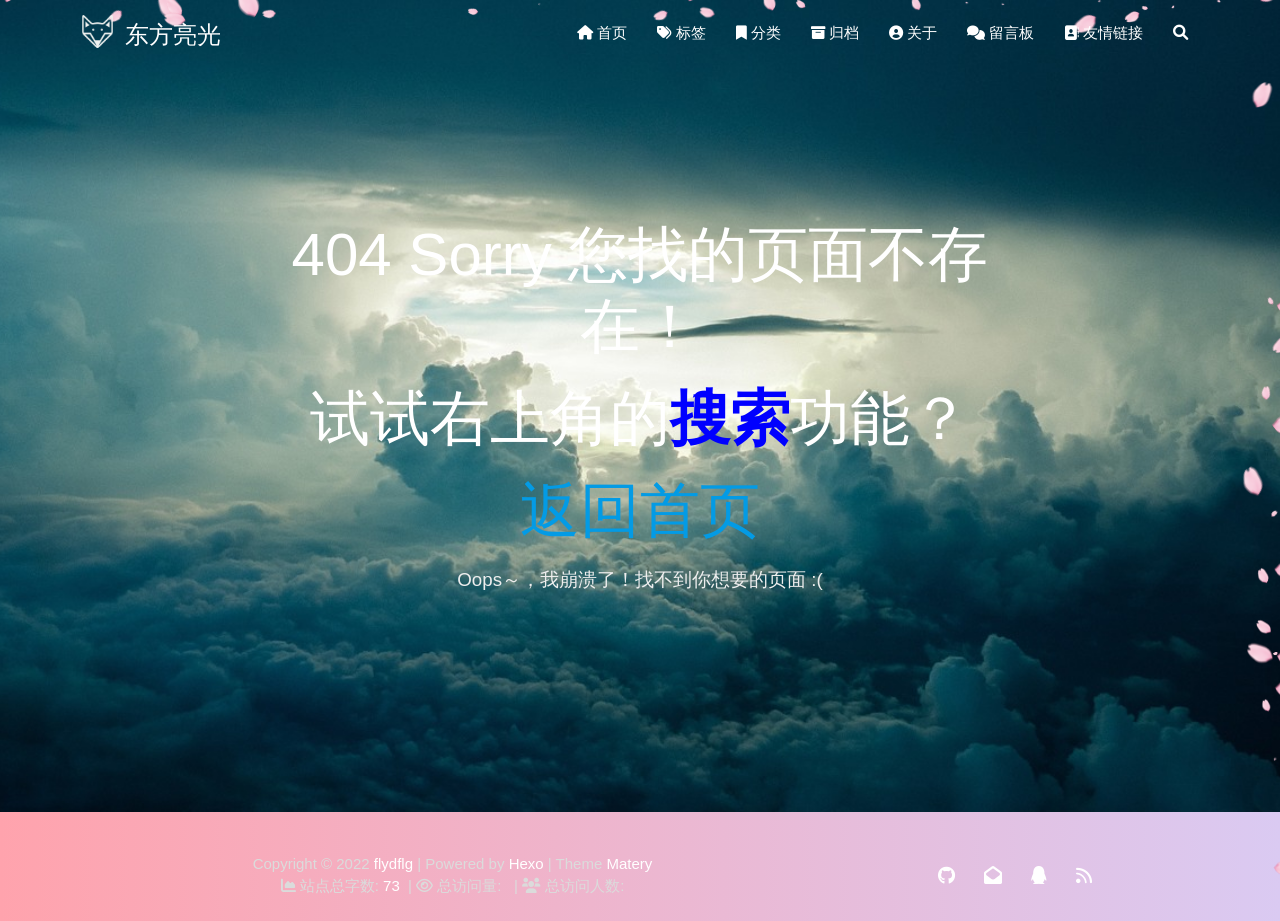
<file: 404/index.html>
<!DOCTYPE HTML>
<html lang="zh-CN">


<head>
    <meta charset="utf-8">
    <meta name="keywords" content="404, 东方亮光">
    <meta name="description" content="东方亮光的个人博客">
    <meta http-equiv="X-UA-Compatible" content="IE=edge">
    <meta name="viewport" content="width=device-width, initial-scale=1.0, user-scalable=no">
    <meta name="renderer" content="webkit|ie-stand|ie-comp">
    <meta name="mobile-web-app-capable" content="yes">
    <meta name="format-detection" content="telephone=no">
    <meta name="apple-mobile-web-app-capable" content="yes">
    <meta name="apple-mobile-web-app-status-bar-style" content="black-translucent">
    <meta name="referrer" content="no-referrer-when-downgrade">
    <!-- Global site tag (gtag.js) - Google Analytics -->


    

    <title>404 | 东方亮光</title>
    <link rel="icon" type="image/png" href="/favicon.png">

    <link rel="stylesheet" type="text/css" href="/libs/awesome/css/all.min.css">
    <link rel="stylesheet" type="text/css" href="/libs/materialize/materialize.min.css">
    <link rel="stylesheet" type="text/css" href="/libs/aos/aos.css">
    <link rel="stylesheet" type="text/css" href="/libs/animate/animate.min.css">
    <link rel="stylesheet" type="text/css" href="/libs/lightGallery/css/lightgallery.min.css">
    <link rel="stylesheet" type="text/css" href="/css/matery.css">
    <link rel="stylesheet" type="text/css" href="/css/my.css">

    <script src="/libs/jquery/jquery-3.6.0.min.js"></script>

<meta name="generator" content="Hexo 6.2.0">
<style>.github-emoji { position: relative; display: inline-block; width: 1.2em; min-height: 1.2em; overflow: hidden; vertical-align: top; color: transparent; }  .github-emoji > span { position: relative; z-index: 10; }  .github-emoji img, .github-emoji .fancybox { margin: 0 !important; padding: 0 !important; border: none !important; outline: none !important; text-decoration: none !important; user-select: none !important; cursor: auto !important; }  .github-emoji img { height: 1.2em !important; width: 1.2em !important; position: absolute !important; left: 50% !important; top: 50% !important; transform: translate(-50%, -50%) !important; user-select: none !important; cursor: auto !important; } .github-emoji-fallback { color: inherit; } .github-emoji-fallback img { opacity: 0 !important; }</style>
<link rel="alternate" href="/atom.xml" title="东方亮光" type="application/atom+xml">
</head>


<body>
    <header class="navbar-fixed">
    <nav id="headNav" class="bg-color nav-transparent">
        <div id="navContainer" class="nav-wrapper container">
            <div class="brand-logo">
                <a href="/" class="waves-effect waves-light">
                    
                    <img src="/medias/logo.png" class="logo-img" alt="LOGO">
                    
                    <span class="logo-span">东方亮光</span>
                </a>
            </div>
            

<a href="#" data-target="mobile-nav" class="sidenav-trigger button-collapse"><i class="fas fa-bars"></i></a>
<ul class="right nav-menu">
  
  <li class="hide-on-med-and-down nav-item">
    
    <a href="/" class="waves-effect waves-light">
      
      <i class="fas fa-home" style="zoom: 0.6;"></i>
      
      <span>首页</span>
    </a>
    
  </li>
  
  <li class="hide-on-med-and-down nav-item">
    
    <a href="/tags" class="waves-effect waves-light">
      
      <i class="fas fa-tags" style="zoom: 0.6;"></i>
      
      <span>标签</span>
    </a>
    
  </li>
  
  <li class="hide-on-med-and-down nav-item">
    
    <a href="/categories" class="waves-effect waves-light">
      
      <i class="fas fa-bookmark" style="zoom: 0.6;"></i>
      
      <span>分类</span>
    </a>
    
  </li>
  
  <li class="hide-on-med-and-down nav-item">
    
    <a href="/archives" class="waves-effect waves-light">
      
      <i class="fas fa-archive" style="zoom: 0.6;"></i>
      
      <span>归档</span>
    </a>
    
  </li>
  
  <li class="hide-on-med-and-down nav-item">
    
    <a href="/about" class="waves-effect waves-light">
      
      <i class="fas fa-user-circle" style="zoom: 0.6;"></i>
      
      <span>关于</span>
    </a>
    
  </li>
  
  <li class="hide-on-med-and-down nav-item">
    
    <a href="/contact" class="waves-effect waves-light">
      
      <i class="fas fa-comments" style="zoom: 0.6;"></i>
      
      <span>留言板</span>
    </a>
    
  </li>
  
  <li class="hide-on-med-and-down nav-item">
    
    <a href="/friends" class="waves-effect waves-light">
      
      <i class="fas fa-address-book" style="zoom: 0.6;"></i>
      
      <span>友情链接</span>
    </a>
    
  </li>
  
  <li>
    <a href="#searchModal" class="modal-trigger waves-effect waves-light">
      <i id="searchIcon" class="fas fa-search" title="搜索" style="zoom: 0.85;"></i>
    </a>
  </li>
</ul>


<div id="mobile-nav" class="side-nav sidenav">

    <div class="mobile-head bg-color">
        
        <img src="/medias/logo.png" class="logo-img circle responsive-img">
        
        <div class="logo-name">东方亮光</div>
        <div class="logo-desc">
            
            东方亮光的个人博客
            
        </div>
    </div>

    <ul class="menu-list mobile-menu-list">
        
        <li class="m-nav-item">
	  
		<a href="/" class="waves-effect waves-light">
			
			    <i class="fa-fw fas fa-home"></i>
			
			首页
		</a>
          
        </li>
        
        <li class="m-nav-item">
	  
		<a href="/tags" class="waves-effect waves-light">
			
			    <i class="fa-fw fas fa-tags"></i>
			
			标签
		</a>
          
        </li>
        
        <li class="m-nav-item">
	  
		<a href="/categories" class="waves-effect waves-light">
			
			    <i class="fa-fw fas fa-bookmark"></i>
			
			分类
		</a>
          
        </li>
        
        <li class="m-nav-item">
	  
		<a href="/archives" class="waves-effect waves-light">
			
			    <i class="fa-fw fas fa-archive"></i>
			
			归档
		</a>
          
        </li>
        
        <li class="m-nav-item">
	  
		<a href="/about" class="waves-effect waves-light">
			
			    <i class="fa-fw fas fa-user-circle"></i>
			
			关于
		</a>
          
        </li>
        
        <li class="m-nav-item">
	  
		<a href="/contact" class="waves-effect waves-light">
			
			    <i class="fa-fw fas fa-comments"></i>
			
			留言板
		</a>
          
        </li>
        
        <li class="m-nav-item">
	  
		<a href="/friends" class="waves-effect waves-light">
			
			    <i class="fa-fw fas fa-address-book"></i>
			
			友情链接
		</a>
          
        </li>
        
        
        <li><div class="divider"></div></li>
        <li>
            <a href="https://github.com/blinkfox/hexo-theme-matery" class="waves-effect waves-light" target="_blank">
                <i class="fab fa-github-square fa-fw"></i>Fork Me
            </a>
        </li>
        
    </ul>
</div>


        </div>

        
            <style>
    .nav-transparent .github-corner {
        display: none !important;
    }

    .github-corner {
        position: absolute;
        z-index: 10;
        top: 0;
        right: 0;
        border: 0;
        transform: scale(1.1);
    }

    .github-corner svg {
        color: #0f9d58;
        fill: #fff;
        height: 64px;
        width: 64px;
    }

    .github-corner:hover .octo-arm {
        animation: a 0.56s ease-in-out;
    }

    .github-corner .octo-arm {
        animation: none;
    }

    @keyframes a {
        0%,
        to {
            transform: rotate(0);
        }
        20%,
        60% {
            transform: rotate(-25deg);
        }
        40%,
        80% {
            transform: rotate(10deg);
        }
    }
</style>

<a href="https://github.com/blinkfox/hexo-theme-matery" class="github-corner tooltipped hide-on-med-and-down" target="_blank"
   data-tooltip="Fork Me" data-position="left" data-delay="50">
    <svg viewBox="0 0 250 250" aria-hidden="true">
        <path d="M0,0 L115,115 L130,115 L142,142 L250,250 L250,0 Z"></path>
        <path d="M128.3,109.0 C113.8,99.7 119.0,89.6 119.0,89.6 C122.0,82.7 120.5,78.6 120.5,78.6 C119.2,72.0 123.4,76.3 123.4,76.3 C127.3,80.9 125.5,87.3 125.5,87.3 C122.9,97.6 130.6,101.9 134.4,103.2"
              fill="currentColor" style="transform-origin: 130px 106px;" class="octo-arm"></path>
        <path d="M115.0,115.0 C114.9,115.1 118.7,116.5 119.8,115.4 L133.7,101.6 C136.9,99.2 139.9,98.4 142.2,98.6 C133.8,88.0 127.5,74.4 143.8,58.0 C148.5,53.4 154.0,51.2 159.7,51.0 C160.3,49.4 163.2,43.6 171.4,40.1 C171.4,40.1 176.1,42.5 178.8,56.2 C183.1,58.6 187.2,61.8 190.9,65.4 C194.5,69.0 197.7,73.2 200.1,77.6 C213.8,80.2 216.3,84.9 216.3,84.9 C212.7,93.1 206.9,96.0 205.4,96.6 C205.1,102.4 203.0,107.8 198.3,112.5 C181.9,128.9 168.3,122.5 157.7,114.1 C157.9,116.9 156.7,120.9 152.7,124.9 L141.0,136.5 C139.8,137.7 141.6,141.9 141.8,141.8 Z"
              fill="currentColor" class="octo-body"></path>
    </svg>
</a>
        
    </nav>

</header>

    <style type="text/css">
    /* don't remove. */
    .about-cover {
        height: 90.2vh;
    }
</style>
<div class="bg-cover pd-header about-cover">
    <div class="container">
        <div class="row">
            <div class="col s10 offset-s1 m8 offset-m2 l8 offset-l2">
                <div class="brand">
                    <div class="title center-align">
                        404 Sorry 您找的页面不存在！
                    </div>
                    <div class="title center-align">
                        试试右上角的<span style="color:blue;font-weight:bold">搜索</span>功能？
                    </div>
                    <div class="title center-align">
                        <a href="/" target="_blank">返回首页</a>
                    </div>
                    <div class="description center-align">
                        Oops～，我崩溃了！找不到你想要的页面 :(
                    </div>
                </div>
            </div>
        </div>
    </div>
</div>


    <script>
        // 每天切换 banner 图.  Switch banner image every day.
        var bannerUrl = "/medias/banner/" + new Date().getDay() + '.jpg';
        $('.bg-cover').css('background-image', 'url(' + bannerUrl + ')');
    </script>



    <footer class="page-footer bg-color">
    
        <link rel="stylesheet" href="/libs/aplayer/APlayer.min.css">
<style>
    .aplayer .aplayer-lrc p {
        
        display: none;
        
        font-size: 12px;
        font-weight: 700;
        line-height: 16px !important;
    }

    .aplayer .aplayer-lrc p.aplayer-lrc-current {
        
        display: none;
        
        font-size: 15px;
        color: #42b983;
    }

    
    .aplayer.aplayer-fixed.aplayer-narrow .aplayer-body {
        left: -66px !important;
    }

    .aplayer.aplayer-fixed.aplayer-narrow .aplayer-body:hover {
        left: 0px !important;
    }

    
</style>
<div class="">
    
    <div class="row">
        <meting-js class="col l8 offset-l2 m10 offset-m1 s12"
                   server="netease"
                   type="playlist"
                   id="3199592091"
                   fixed='true'
                   autoplay='true'
                   theme='#42b983'
                   loop='all'
                   order='random'
                   preload='auto'
                   volume='0.7'
                   list-folded='true'
        >
        </meting-js>
    </div>
</div>

<script src="/libs/aplayer/APlayer.min.js"></script>
<script src="/libs/aplayer/Meting.min.js"></script>

    

    <div class="container row center-align"
         style="margin-bottom: 0px !important;">
        <div class="col s12 m8 l8 copy-right">
            Copyright&nbsp;&copy;
            
                <span id="year">2022</span>
            
            <a href="/about" target="_blank">flydflg</a>
            |&nbsp;Powered by&nbsp;<a href="https://hexo.io/" target="_blank">Hexo</a>
            |&nbsp;Theme&nbsp;<a href="https://github.com/blinkfox/hexo-theme-matery" target="_blank">Matery</a>
            <br>
            
                &nbsp;<i class="fas fa-chart-area"></i>&nbsp;站点总字数:&nbsp;<span
                        class="white-color">73</span>
            
            
            
                
            
            
                <span id="busuanzi_container_site_pv">
                &nbsp;|&nbsp;<i class="far fa-eye"></i>&nbsp;总访问量:&nbsp;
                    <span id="busuanzi_value_site_pv" class="white-color"></span>
            </span>
            
            
                <span id="busuanzi_container_site_uv">
                &nbsp;|&nbsp;<i class="fas fa-users"></i>&nbsp;总访问人数:&nbsp;
                    <span id="busuanzi_value_site_uv" class="white-color"></span>
            </span>
            
            <br>

            <!-- 运行天数提醒. -->
            
            <br>
            
        </div>
        <div class="col s12 m4 l4 social-link social-statis">
    <a href="https://github.com/blinkfox" class="tooltipped" target="_blank" data-tooltip="访问我的GitHub" data-position="top" data-delay="50">
        <i class="fab fa-github"></i>
    </a>



    <a href="mailto:1181062873@qq.com" class="tooltipped" target="_blank" data-tooltip="邮件联系我" data-position="top" data-delay="50">
        <i class="fas fa-envelope-open"></i>
    </a>







    <a href="tencent://AddContact/?fromId=50&fromSubId=1&subcmd=all&uin=1181062873" class="tooltipped" target="_blank" data-tooltip="QQ联系我: 1181062873" data-position="top" data-delay="50">
        <i class="fab fa-qq"></i>
    </a>







    <a href="/atom.xml" class="tooltipped" target="_blank" data-tooltip="RSS 订阅" data-position="top" data-delay="50">
        <i class="fas fa-rss"></i>
    </a>

</div>
    </div>
</footer>

<div class="progress-bar"></div>


    <!-- 搜索遮罩框 -->
<div id="searchModal" class="modal">
    <div class="modal-content">
        <div class="search-header">
            <span class="title"><i class="fas fa-search"></i>&nbsp;&nbsp;搜索</span>
            <input type="search" id="searchInput" name="s" placeholder="请输入搜索的关键字"
                   class="search-input">
        </div>
        <div id="searchResult"></div>
    </div>
</div>

<script type="text/javascript">
$(function () {
    var searchFunc = function (path, search_id, content_id) {
        'use strict';
        $.ajax({
            url: path,
            dataType: "xml",
            success: function (xmlResponse) {
                // get the contents from search data
                var datas = $("entry", xmlResponse).map(function () {
                    return {
                        title: $("title", this).text(),
                        content: $("content", this).text(),
                        url: $("url", this).text()
                    };
                }).get();
                var $input = document.getElementById(search_id);
                var $resultContent = document.getElementById(content_id);
                $input.addEventListener('input', function () {
                    var str = '<ul class=\"search-result-list\">';
                    var keywords = this.value.trim().toLowerCase().split(/[\s\-]+/);
                    $resultContent.innerHTML = "";
                    if (this.value.trim().length <= 0) {
                        return;
                    }
                    // perform local searching
                    datas.forEach(function (data) {
                        var isMatch = true;
                        var data_title = data.title.trim().toLowerCase();
                        var data_content = data.content.trim().replace(/<[^>]+>/g, "").toLowerCase();
                        var data_url = data.url;
                        data_url = data_url.indexOf('/') === 0 ? data.url : '/' + data_url;
                        var index_title = -1;
                        var index_content = -1;
                        var first_occur = -1;
                        // only match artiles with not empty titles and contents
                        if (data_title !== '' && data_content !== '') {
                            keywords.forEach(function (keyword, i) {
                                index_title = data_title.indexOf(keyword);
                                index_content = data_content.indexOf(keyword);
                                if (index_title < 0 && index_content < 0) {
                                    isMatch = false;
                                } else {
                                    if (index_content < 0) {
                                        index_content = 0;
                                    }
                                    if (i === 0) {
                                        first_occur = index_content;
                                    }
                                }
                            });
                        }
                        // show search results
                        if (isMatch) {
                            str += "<li><a href='" + data_url + "' class='search-result-title'>" + data_title + "</a>";
                            var content = data.content.trim().replace(/<[^>]+>/g, "");
                            if (first_occur >= 0) {
                                // cut out 100 characters
                                var start = first_occur - 20;
                                var end = first_occur + 80;
                                if (start < 0) {
                                    start = 0;
                                }
                                if (start === 0) {
                                    end = 100;
                                }
                                if (end > content.length) {
                                    end = content.length;
                                }
                                var match_content = content.substr(start, end);
                                // highlight all keywords
                                keywords.forEach(function (keyword) {
                                    var regS = new RegExp(keyword, "gi");
                                    match_content = match_content.replace(regS, "<em class=\"search-keyword\">" + keyword + "</em>");
                                });

                                str += "<p class=\"search-result\">" + match_content + "...</p>"
                            }
                            str += "</li>";
                        }
                    });
                    str += "</ul>";
                    $resultContent.innerHTML = str;
                });
            }
        });
    };

    searchFunc('/search.xml', 'searchInput', 'searchResult');
});
</script>

    <!-- 回到顶部按钮 -->
<div id="backTop" class="top-scroll">
    <a class="btn-floating btn-large waves-effect waves-light" href="#!">
        <i class="fas fa-arrow-up"></i>
    </a>
</div>


    <script src="/libs/materialize/materialize.min.js"></script>
    <script src="/libs/masonry/masonry.pkgd.min.js"></script>
    <script src="/libs/aos/aos.js"></script>
    <script src="/libs/scrollprogress/scrollProgress.min.js"></script>
    <script src="/libs/lightGallery/js/lightgallery-all.min.js"></script>
    <script src="/js/matery.js"></script>

    

    
        
        <script type="text/javascript">
            // 只在桌面版网页启用特效
            var windowWidth = $(window).width();
            if (windowWidth > 768) {
                document.write('<script type="text/javascript" src="/libs/others/sakura.js"><\/script>');
            }
        </script>
    

    <!-- 雪花特效 -->
    

    <!-- 鼠标星星特效 -->
    

     
        <script src="https://ssl.captcha.qq.com/TCaptcha.js"></script>
        <script src="/libs/others/TencentCaptcha.js"></script>
        <button id="TencentCaptcha" data-appid="xxxxxxxxxx" data-cbfn="callback" type="button" hidden></button>
    

    <!-- Baidu Analytics -->

    <!-- Baidu Push -->

<script>
    (function () {
        var bp = document.createElement('script');
        var curProtocol = window.location.protocol.split(':')[0];
        if (curProtocol === 'https') {
            bp.src = 'https://zz.bdstatic.com/linksubmit/push.js';
        } else {
            bp.src = 'http://push.zhanzhang.baidu.com/push.js';
        }
        var s = document.getElementsByTagName("script")[0];
        s.parentNode.insertBefore(bp, s);
    })();
</script>

    
    <script src="/libs/others/clicklove.js" async="async"></script>
    
    
    <script async src="/libs/others/busuanzi.pure.mini.js"></script>
    

    

    

    <!--腾讯兔小巢-->
    
    

    

    
    <script type="text/javascript" src="/libs/background/ribbon-dynamic.js" async="async"></script>
    

    
    <script src="/libs/instantpage/instantpage.js" type="module"></script>
    

</body>

</html>
</file>
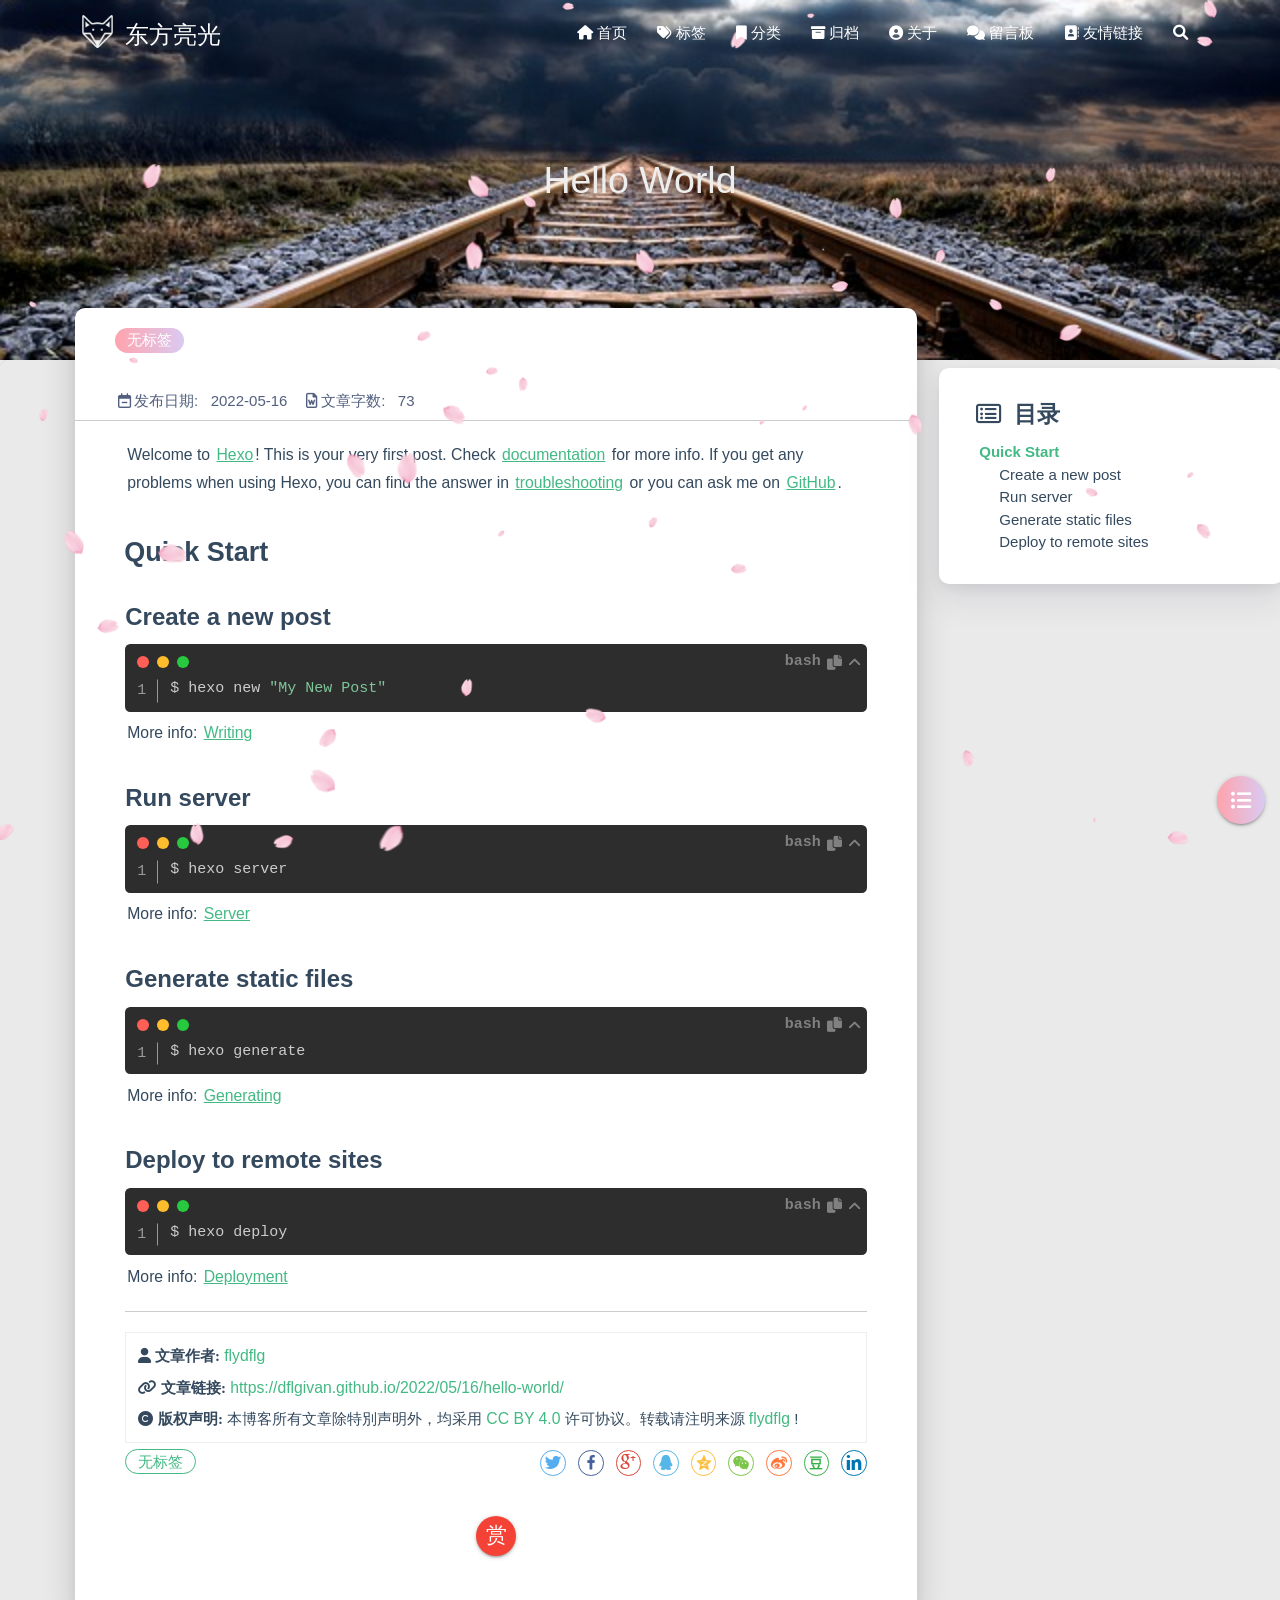
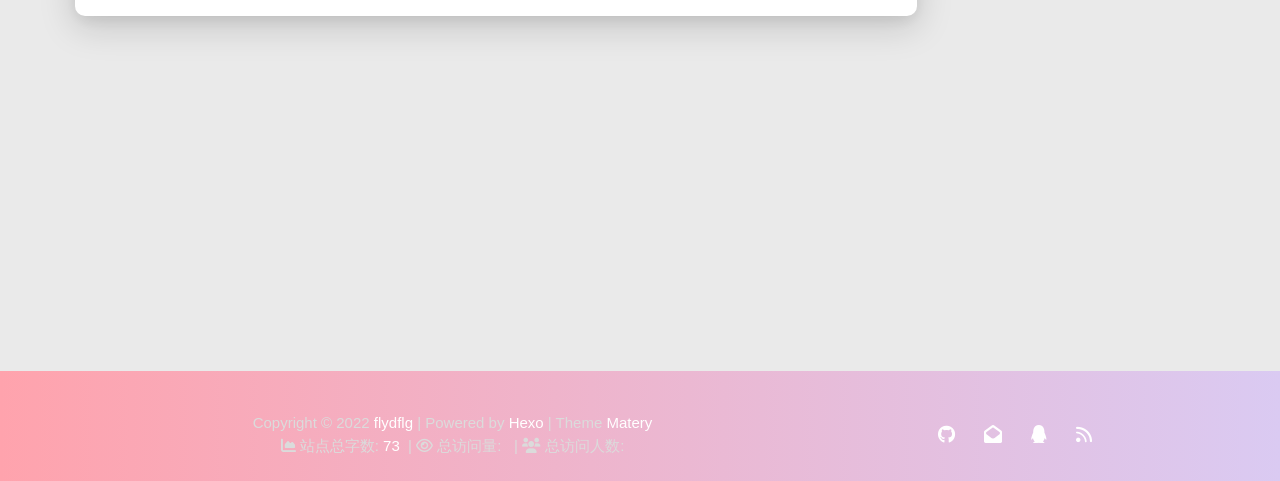
<file: 2022/05/16/hello-world/index.html>
<!DOCTYPE HTML>
<html lang="zh-CN">


<head>
    <meta charset="utf-8">
    <meta name="keywords" content="Hello World, 东方亮光">
    <meta name="description" content="Welcome to Hexo! This is your very first post. Check documentation for more info. If you get any problems when using Hex">
    <meta http-equiv="X-UA-Compatible" content="IE=edge">
    <meta name="viewport" content="width=device-width, initial-scale=1.0, user-scalable=no">
    <meta name="renderer" content="webkit|ie-stand|ie-comp">
    <meta name="mobile-web-app-capable" content="yes">
    <meta name="format-detection" content="telephone=no">
    <meta name="apple-mobile-web-app-capable" content="yes">
    <meta name="apple-mobile-web-app-status-bar-style" content="black-translucent">
    <meta name="referrer" content="no-referrer-when-downgrade">
    <!-- Global site tag (gtag.js) - Google Analytics -->


    

    <title>Hello World | 东方亮光</title>
    <link rel="icon" type="image/png" href="/favicon.png">

    <link rel="stylesheet" type="text/css" href="/libs/awesome/css/all.min.css">
    <link rel="stylesheet" type="text/css" href="/libs/materialize/materialize.min.css">
    <link rel="stylesheet" type="text/css" href="/libs/aos/aos.css">
    <link rel="stylesheet" type="text/css" href="/libs/animate/animate.min.css">
    <link rel="stylesheet" type="text/css" href="/libs/lightGallery/css/lightgallery.min.css">
    <link rel="stylesheet" type="text/css" href="/css/matery.css">
    <link rel="stylesheet" type="text/css" href="/css/my.css">

    <script src="/libs/jquery/jquery-3.6.0.min.js"></script>

<meta name="generator" content="Hexo 6.2.0">
<style>.github-emoji { position: relative; display: inline-block; width: 1.2em; min-height: 1.2em; overflow: hidden; vertical-align: top; color: transparent; }  .github-emoji > span { position: relative; z-index: 10; }  .github-emoji img, .github-emoji .fancybox { margin: 0 !important; padding: 0 !important; border: none !important; outline: none !important; text-decoration: none !important; user-select: none !important; cursor: auto !important; }  .github-emoji img { height: 1.2em !important; width: 1.2em !important; position: absolute !important; left: 50% !important; top: 50% !important; transform: translate(-50%, -50%) !important; user-select: none !important; cursor: auto !important; } .github-emoji-fallback { color: inherit; } .github-emoji-fallback img { opacity: 0 !important; }</style>
<link rel="alternate" href="/atom.xml" title="东方亮光" type="application/atom+xml">
</head>


<body>
    <header class="navbar-fixed">
    <nav id="headNav" class="bg-color nav-transparent">
        <div id="navContainer" class="nav-wrapper container">
            <div class="brand-logo">
                <a href="/" class="waves-effect waves-light">
                    
                    <img src="/medias/logo.png" class="logo-img" alt="LOGO">
                    
                    <span class="logo-span">东方亮光</span>
                </a>
            </div>
            

<a href="#" data-target="mobile-nav" class="sidenav-trigger button-collapse"><i class="fas fa-bars"></i></a>
<ul class="right nav-menu">
  
  <li class="hide-on-med-and-down nav-item">
    
    <a href="/" class="waves-effect waves-light">
      
      <i class="fas fa-home" style="zoom: 0.6;"></i>
      
      <span>首页</span>
    </a>
    
  </li>
  
  <li class="hide-on-med-and-down nav-item">
    
    <a href="/tags" class="waves-effect waves-light">
      
      <i class="fas fa-tags" style="zoom: 0.6;"></i>
      
      <span>标签</span>
    </a>
    
  </li>
  
  <li class="hide-on-med-and-down nav-item">
    
    <a href="/categories" class="waves-effect waves-light">
      
      <i class="fas fa-bookmark" style="zoom: 0.6;"></i>
      
      <span>分类</span>
    </a>
    
  </li>
  
  <li class="hide-on-med-and-down nav-item">
    
    <a href="/archives" class="waves-effect waves-light">
      
      <i class="fas fa-archive" style="zoom: 0.6;"></i>
      
      <span>归档</span>
    </a>
    
  </li>
  
  <li class="hide-on-med-and-down nav-item">
    
    <a href="/about" class="waves-effect waves-light">
      
      <i class="fas fa-user-circle" style="zoom: 0.6;"></i>
      
      <span>关于</span>
    </a>
    
  </li>
  
  <li class="hide-on-med-and-down nav-item">
    
    <a href="/contact" class="waves-effect waves-light">
      
      <i class="fas fa-comments" style="zoom: 0.6;"></i>
      
      <span>留言板</span>
    </a>
    
  </li>
  
  <li class="hide-on-med-and-down nav-item">
    
    <a href="/friends" class="waves-effect waves-light">
      
      <i class="fas fa-address-book" style="zoom: 0.6;"></i>
      
      <span>友情链接</span>
    </a>
    
  </li>
  
  <li>
    <a href="#searchModal" class="modal-trigger waves-effect waves-light">
      <i id="searchIcon" class="fas fa-search" title="搜索" style="zoom: 0.85;"></i>
    </a>
  </li>
</ul>


<div id="mobile-nav" class="side-nav sidenav">

    <div class="mobile-head bg-color">
        
        <img src="/medias/logo.png" class="logo-img circle responsive-img">
        
        <div class="logo-name">东方亮光</div>
        <div class="logo-desc">
            
            东方亮光的个人博客
            
        </div>
    </div>

    <ul class="menu-list mobile-menu-list">
        
        <li class="m-nav-item">
	  
		<a href="/" class="waves-effect waves-light">
			
			    <i class="fa-fw fas fa-home"></i>
			
			首页
		</a>
          
        </li>
        
        <li class="m-nav-item">
	  
		<a href="/tags" class="waves-effect waves-light">
			
			    <i class="fa-fw fas fa-tags"></i>
			
			标签
		</a>
          
        </li>
        
        <li class="m-nav-item">
	  
		<a href="/categories" class="waves-effect waves-light">
			
			    <i class="fa-fw fas fa-bookmark"></i>
			
			分类
		</a>
          
        </li>
        
        <li class="m-nav-item">
	  
		<a href="/archives" class="waves-effect waves-light">
			
			    <i class="fa-fw fas fa-archive"></i>
			
			归档
		</a>
          
        </li>
        
        <li class="m-nav-item">
	  
		<a href="/about" class="waves-effect waves-light">
			
			    <i class="fa-fw fas fa-user-circle"></i>
			
			关于
		</a>
          
        </li>
        
        <li class="m-nav-item">
	  
		<a href="/contact" class="waves-effect waves-light">
			
			    <i class="fa-fw fas fa-comments"></i>
			
			留言板
		</a>
          
        </li>
        
        <li class="m-nav-item">
	  
		<a href="/friends" class="waves-effect waves-light">
			
			    <i class="fa-fw fas fa-address-book"></i>
			
			友情链接
		</a>
          
        </li>
        
        
        <li><div class="divider"></div></li>
        <li>
            <a href="https://github.com/blinkfox/hexo-theme-matery" class="waves-effect waves-light" target="_blank">
                <i class="fab fa-github-square fa-fw"></i>Fork Me
            </a>
        </li>
        
    </ul>
</div>


        </div>

        
            <style>
    .nav-transparent .github-corner {
        display: none !important;
    }

    .github-corner {
        position: absolute;
        z-index: 10;
        top: 0;
        right: 0;
        border: 0;
        transform: scale(1.1);
    }

    .github-corner svg {
        color: #0f9d58;
        fill: #fff;
        height: 64px;
        width: 64px;
    }

    .github-corner:hover .octo-arm {
        animation: a 0.56s ease-in-out;
    }

    .github-corner .octo-arm {
        animation: none;
    }

    @keyframes a {
        0%,
        to {
            transform: rotate(0);
        }
        20%,
        60% {
            transform: rotate(-25deg);
        }
        40%,
        80% {
            transform: rotate(10deg);
        }
    }
</style>

<a href="https://github.com/blinkfox/hexo-theme-matery" class="github-corner tooltipped hide-on-med-and-down" target="_blank"
   data-tooltip="Fork Me" data-position="left" data-delay="50">
    <svg viewBox="0 0 250 250" aria-hidden="true">
        <path d="M0,0 L115,115 L130,115 L142,142 L250,250 L250,0 Z"></path>
        <path d="M128.3,109.0 C113.8,99.7 119.0,89.6 119.0,89.6 C122.0,82.7 120.5,78.6 120.5,78.6 C119.2,72.0 123.4,76.3 123.4,76.3 C127.3,80.9 125.5,87.3 125.5,87.3 C122.9,97.6 130.6,101.9 134.4,103.2"
              fill="currentColor" style="transform-origin: 130px 106px;" class="octo-arm"></path>
        <path d="M115.0,115.0 C114.9,115.1 118.7,116.5 119.8,115.4 L133.7,101.6 C136.9,99.2 139.9,98.4 142.2,98.6 C133.8,88.0 127.5,74.4 143.8,58.0 C148.5,53.4 154.0,51.2 159.7,51.0 C160.3,49.4 163.2,43.6 171.4,40.1 C171.4,40.1 176.1,42.5 178.8,56.2 C183.1,58.6 187.2,61.8 190.9,65.4 C194.5,69.0 197.7,73.2 200.1,77.6 C213.8,80.2 216.3,84.9 216.3,84.9 C212.7,93.1 206.9,96.0 205.4,96.6 C205.1,102.4 203.0,107.8 198.3,112.5 C181.9,128.9 168.3,122.5 157.7,114.1 C157.9,116.9 156.7,120.9 152.7,124.9 L141.0,136.5 C139.8,137.7 141.6,141.9 141.8,141.8 Z"
              fill="currentColor" class="octo-body"></path>
    </svg>
</a>
        
    </nav>

</header>

    



<div class="bg-cover pd-header post-cover" style="background-image: url('/medias/featureimages/12.jpg')">
    <div class="container" style="right: 0px;left: 0px;">
        <div class="row">
            <div class="col s12 m12 l12">
                <div class="brand">
                    <h1 class="description center-align post-title">Hello World</h1>
                </div>
            </div>
        </div>
    </div>
</div>




<main class="post-container content">

    
    <link rel="stylesheet" href="/libs/tocbot/tocbot.css">
<style>
    #articleContent h1::before,
    #articleContent h2::before,
    #articleContent h3::before,
    #articleContent h4::before,
    #articleContent h5::before,
    #articleContent h6::before {
        display: block;
        content: " ";
        height: 100px;
        margin-top: -100px;
        visibility: hidden;
    }

    #articleContent :focus {
        outline: none;
    }

    .toc-fixed {
        position: fixed;
        top: 64px;
    }

    .toc-widget {
        width: 345px;
        padding-left: 20px;
    }

    .toc-widget .toc-title {
        padding: 35px 0 15px 17px;
        font-size: 1.5rem;
        font-weight: bold;
        line-height: 1.5rem;
    }

    .toc-widget ol {
        padding: 0;
        list-style: none;
    }

    #toc-content {
        padding-bottom: 30px;
        overflow: auto;
    }

    #toc-content ol {
        padding-left: 10px;
    }

    #toc-content ol li {
        padding-left: 10px;
    }

    #toc-content .toc-link:hover {
        color: #42b983;
        font-weight: 700;
        text-decoration: underline;
    }

    #toc-content .toc-link::before {
        background-color: transparent;
        max-height: 25px;

        position: absolute;
        right: 23.5vw;
        display: block;
    }

    #toc-content .is-active-link {
        color: #42b983;
    }

    #floating-toc-btn {
        position: fixed;
        right: 15px;
        bottom: 76px;
        padding-top: 15px;
        margin-bottom: 0;
        z-index: 998;
    }

    #floating-toc-btn .btn-floating {
        width: 48px;
        height: 48px;
    }

    #floating-toc-btn .btn-floating i {
        line-height: 48px;
        font-size: 1.4rem;
    }
</style>
<div class="row">
    <div id="main-content" class="col s12 m12 l9">
        <!-- 文章内容详情 -->
<div id="artDetail">
    <div class="card">
        <div class="card-content article-info">
            <div class="row tag-cate">
                <div class="col s7">
                    
                          <div class="article-tag">
                            <span class="chip bg-color">无标签</span>
                          </div>
                    
                </div>
                <div class="col s5 right-align">
                    
                </div>
            </div>

            <div class="post-info">
                
                <div class="post-date info-break-policy">
                    <i class="far fa-calendar-minus fa-fw"></i>发布日期:&nbsp;&nbsp;
                    2022-05-16
                </div>
                

                

                
                <div class="info-break-policy">
                    <i class="far fa-file-word fa-fw"></i>文章字数:&nbsp;&nbsp;
                    73
                </div>
                

                

                
            </div>
        </div>
        <hr class="clearfix">

        
        <!-- 是否加载使用自带的 prismjs. -->
        <link rel="stylesheet" href="/libs/prism/prism.css">
        

        

        <div class="card-content article-card-content">
            <div id="articleContent">
                <p>Welcome to <a target="_blank" rel="noopener" href="https://hexo.io/">Hexo</a>! This is your very first post. Check <a target="_blank" rel="noopener" href="https://hexo.io/docs/">documentation</a> for more info. If you get any problems when using Hexo, you can find the answer in <a target="_blank" rel="noopener" href="https://hexo.io/docs/troubleshooting.html">troubleshooting</a> or you can ask me on <a target="_blank" rel="noopener" href="https://github.com/hexojs/hexo/issues">GitHub</a>.</p>
<h2 id="Quick-Start"><a href="#Quick-Start" class="headerlink" title="Quick Start"></a>Quick Start</h2><h3 id="Create-a-new-post"><a href="#Create-a-new-post" class="headerlink" title="Create a new post"></a>Create a new post</h3><pre class="line-numbers language-bash" data-language="bash"><code class="language-bash">$ hexo new <span class="token string">"My New Post"</span><span aria-hidden="true" class="line-numbers-rows"><span></span></span></code></pre>

<p>More info: <a target="_blank" rel="noopener" href="https://hexo.io/docs/writing.html">Writing</a></p>
<h3 id="Run-server"><a href="#Run-server" class="headerlink" title="Run server"></a>Run server</h3><pre class="line-numbers language-bash" data-language="bash"><code class="language-bash">$ hexo server<span aria-hidden="true" class="line-numbers-rows"><span></span></span></code></pre>

<p>More info: <a target="_blank" rel="noopener" href="https://hexo.io/docs/server.html">Server</a></p>
<h3 id="Generate-static-files"><a href="#Generate-static-files" class="headerlink" title="Generate static files"></a>Generate static files</h3><pre class="line-numbers language-bash" data-language="bash"><code class="language-bash">$ hexo generate<span aria-hidden="true" class="line-numbers-rows"><span></span></span></code></pre>

<p>More info: <a target="_blank" rel="noopener" href="https://hexo.io/docs/generating.html">Generating</a></p>
<h3 id="Deploy-to-remote-sites"><a href="#Deploy-to-remote-sites" class="headerlink" title="Deploy to remote sites"></a>Deploy to remote sites</h3><pre class="line-numbers language-bash" data-language="bash"><code class="language-bash">$ hexo deploy<span aria-hidden="true" class="line-numbers-rows"><span></span></span></code></pre>

<p>More info: <a target="_blank" rel="noopener" href="https://hexo.io/docs/one-command-deployment.html">Deployment</a></p>

                
            </div>
            <hr/>

            

    <div class="reprint" id="reprint-statement">
        
            <div class="reprint__author">
                <span class="reprint-meta" style="font-weight: bold;">
                    <i class="fas fa-user">
                        文章作者:
                    </i>
                </span>
                <span class="reprint-info">
                    <a href="/about" rel="external nofollow noreferrer">flydflg</a>
                </span>
            </div>
            <div class="reprint__type">
                <span class="reprint-meta" style="font-weight: bold;">
                    <i class="fas fa-link">
                        文章链接:
                    </i>
                </span>
                <span class="reprint-info">
                    <a href="https://dflgivan.github.io/2022/05/16/hello-world/">https://dflgivan.github.io/2022/05/16/hello-world/</a>
                </span>
            </div>
            <div class="reprint__notice">
                <span class="reprint-meta" style="font-weight: bold;">
                    <i class="fas fa-copyright">
                        版权声明:
                    </i>
                </span>
                <span class="reprint-info">
                    本博客所有文章除特別声明外，均采用
                    <a href="https://creativecommons.org/licenses/by/4.0/deed.zh" rel="external nofollow noreferrer" target="_blank">CC BY 4.0</a>
                    许可协议。转载请注明来源
                    <a href="/about" target="_blank">flydflg</a>
                    !
                </span>
            </div>
        
    </div>

    <script async defer>
      document.addEventListener("copy", function (e) {
        let toastHTML = '<span>复制成功，请遵循本文的转载规则</span><button class="btn-flat toast-action" onclick="navToReprintStatement()" style="font-size: smaller">查看</a>';
        M.toast({html: toastHTML})
      });

      function navToReprintStatement() {
        $("html, body").animate({scrollTop: $("#reprint-statement").offset().top - 80}, 800);
      }
    </script>



            <div class="tag_share" style="display: block;">
                <div class="post-meta__tag-list" style="display: inline-block;">
                    
                        <div class="article-tag">
                            <span class="chip bg-color">无标签</span>
                        </div>
                    
                </div>
                <div class="post_share" style="zoom: 80%; width: fit-content; display: inline-block; float: right; margin: -0.15rem 0;">
                    <link rel="stylesheet" type="text/css" href="/libs/share/css/share.min.css">
<div id="article-share">

    
    <div class="social-share" data-sites="twitter,facebook,google,qq,qzone,wechat,weibo,douban,linkedin" data-wechat-qrcode-helper="<p>微信扫一扫即可分享！</p>"></div>
    <script src="/libs/share/js/social-share.min.js"></script>
    

    

</div>

                </div>
            </div>
            
                <style>
    #reward {
        margin: 40px 0;
        text-align: center;
    }

    #reward .reward-link {
        font-size: 1.4rem;
        line-height: 38px;
    }

    #reward .btn-floating:hover {
        box-shadow: 0 6px 12px rgba(0, 0, 0, 0.2), 0 5px 15px rgba(0, 0, 0, 0.2);
    }

    #rewardModal {
        width: 320px;
        height: 350px;
    }

    #rewardModal .reward-title {
        margin: 15px auto;
        padding-bottom: 5px;
    }

    #rewardModal .modal-content {
        padding: 10px;
    }

    #rewardModal .close {
        position: absolute;
        right: 15px;
        top: 15px;
        color: rgba(0, 0, 0, 0.5);
        font-size: 1.3rem;
        line-height: 20px;
        cursor: pointer;
    }

    #rewardModal .close:hover {
        color: #ef5350;
        transform: scale(1.3);
        -moz-transform:scale(1.3);
        -webkit-transform:scale(1.3);
        -o-transform:scale(1.3);
    }

    #rewardModal .reward-tabs {
        margin: 0 auto;
        width: 210px;
    }

    .reward-tabs .tabs {
        height: 38px;
        margin: 10px auto;
        padding-left: 0;
    }

    .reward-content ul {
        padding-left: 0 !important;
    }

    .reward-tabs .tabs .tab {
        height: 38px;
        line-height: 38px;
    }

    .reward-tabs .tab a {
        color: #fff;
        background-color: #ccc;
    }

    .reward-tabs .tab a:hover {
        background-color: #ccc;
        color: #fff;
    }

    .reward-tabs .wechat-tab .active {
        color: #fff !important;
        background-color: #22AB38 !important;
    }

    .reward-tabs .alipay-tab .active {
        color: #fff !important;
        background-color: #019FE8 !important;
    }

    .reward-tabs .reward-img {
        width: 210px;
        height: 210px;
    }
</style>

<div id="reward">
    <a href="#rewardModal" class="reward-link modal-trigger btn-floating btn-medium waves-effect waves-light red">赏</a>

    <!-- Modal Structure -->
    <div id="rewardModal" class="modal">
        <div class="modal-content">
            <a class="close modal-close"><i class="fas fa-times"></i></a>
            <h4 class="reward-title">你的赏识是我前进的动力</h4>
            <div class="reward-content">
                <div class="reward-tabs">
                    <ul class="tabs row">
                        <li class="tab col s6 alipay-tab waves-effect waves-light"><a href="#alipay">支付宝</a></li>
                        <li class="tab col s6 wechat-tab waves-effect waves-light"><a href="#wechat">微 信</a></li>
                    </ul>
                    <div id="alipay">
                        <img src="/medias/reward/alipay.jpg" class="reward-img" alt="支付宝打赏二维码">
                    </div>
                    <div id="wechat">
                        <img src="/medias/reward/wechat.png" class="reward-img" alt="微信打赏二维码">
                    </div>
                </div>
            </div>
        </div>
    </div>
</div>

<script>
    $(function () {
        $('.tabs').tabs();
    });
</script>

            
        </div>
    </div>

    

    

    

    

    

    

    

    

    

    

<article id="prenext-posts" class="prev-next articles">
    <div class="row article-row">
        
        <div class="article col s12 m6" data-aos="fade-up" data-aos="fade-up">
            <div class="article-badge left-badge text-color">
                <i class="far fa-dot-circle"></i>&nbsp;本篇
            </div>
            <div class="card">
                <a href="/2022/05/16/hello-world/">
                    <div class="card-image">
                        
                        
                        <img src="/medias/featureimages/12.jpg" class="responsive-img" alt="Hello World">
                        
                        <span class="card-title">Hello World</span>
                    </div>
                </a>
                <div class="card-content article-content">
                    <div class="summary block-with-text">
                        
                            
                        
                    </div>
                    <div class="publish-info">
                            <span class="publish-date">
                                <i class="far fa-clock fa-fw icon-date"></i>2022-05-16
                            </span>
                        <span class="publish-author">
                            
                            <i class="fas fa-user fa-fw"></i>
                            flydflg
                            
                        </span>
                    </div>
                </div>

                
            </div>
        </div>
        
        
        <div class="article col s12 m6" data-aos="fade-up">
            <div class="article-badge right-badge text-color">
                本篇&nbsp;<i class="far fa-dot-circle"></i>
            </div>
            <div class="card">
                <a href="/2022/05/16/hello-world/">
                    <div class="card-image">
                        
                        
                        <img src="/medias/featureimages/12.jpg" class="responsive-img" alt="Hello World">
                        
                        <span class="card-title">Hello World</span>
                    </div>
                </a>
                <div class="card-content article-content">
                    <div class="summary block-with-text">
                        
                            
                        
                    </div>
                    <div class="publish-info">
                            <span class="publish-date">
                                <i class="far fa-clock fa-fw icon-date"></i>2022-05-16
                            </span>
                        <span class="publish-author">
                            
                            <i class="fas fa-user fa-fw"></i>
                            flydflg
                            
                        </span>
                    </div>
                </div>

                
            </div>
        </div>
        
    </div>
</article>

</div>



<!-- 代码块功能依赖 -->
<script type="text/javascript" src="/libs/codeBlock/codeBlockFuction.js"></script>

<!-- 代码语言 -->

<script type="text/javascript" src="/libs/codeBlock/codeLang.js"></script>


<!-- 代码块复制 -->

<script type="text/javascript" src="/libs/codeBlock/codeCopy.js"></script>


<!-- 代码块收缩 -->

<script type="text/javascript" src="/libs/codeBlock/codeShrink.js"></script>


    </div>
    <div id="toc-aside" class="expanded col l3 hide-on-med-and-down">
        <div class="toc-widget card" style="background-color: white;">
            <div class="toc-title"><i class="far fa-list-alt"></i>&nbsp;&nbsp;目录</div>
            <div id="toc-content"></div>
        </div>
    </div>
</div>

<!-- TOC 悬浮按钮. -->

<div id="floating-toc-btn" class="hide-on-med-and-down">
    <a class="btn-floating btn-large bg-color">
        <i class="fas fa-list-ul"></i>
    </a>
</div>


<script src="/libs/tocbot/tocbot.min.js"></script>
<script>
    $(function () {
        tocbot.init({
            tocSelector: '#toc-content',
            contentSelector: '#articleContent',
            headingsOffset: -($(window).height() * 0.4 - 45),
            collapseDepth: Number('0'),
            headingSelector: 'h2, h3, h4'
        });

        // Set scroll toc fixed.
        let tocHeight = parseInt($(window).height() * 0.4 - 64);
        let $tocWidget = $('.toc-widget');
        $(window).scroll(function () {
            let scroll = $(window).scrollTop();
            /* add post toc fixed. */
            if (scroll > tocHeight) {
                $tocWidget.addClass('toc-fixed');
            } else {
                $tocWidget.removeClass('toc-fixed');
            }
        });

        
        /* 修复文章卡片 div 的宽度. */
        let fixPostCardWidth = function (srcId, targetId) {
            let srcDiv = $('#' + srcId);
            if (srcDiv.length === 0) {
                return;
            }

            let w = srcDiv.width();
            if (w >= 450) {
                w = w + 21;
            } else if (w >= 350 && w < 450) {
                w = w + 18;
            } else if (w >= 300 && w < 350) {
                w = w + 16;
            } else {
                w = w + 14;
            }
            $('#' + targetId).width(w);
        };

        // 切换TOC目录展开收缩的相关操作.
        const expandedClass = 'expanded';
        let $tocAside = $('#toc-aside');
        let $mainContent = $('#main-content');
        $('#floating-toc-btn .btn-floating').click(function () {
            if ($tocAside.hasClass(expandedClass)) {
                $tocAside.removeClass(expandedClass).hide();
                $mainContent.removeClass('l9');
            } else {
                $tocAside.addClass(expandedClass).show();
                $mainContent.addClass('l9');
            }
            fixPostCardWidth('artDetail', 'prenext-posts');
        });
        
    });
</script>

    

</main>




    <footer class="page-footer bg-color">
    
        <link rel="stylesheet" href="/libs/aplayer/APlayer.min.css">
<style>
    .aplayer .aplayer-lrc p {
        
        display: none;
        
        font-size: 12px;
        font-weight: 700;
        line-height: 16px !important;
    }

    .aplayer .aplayer-lrc p.aplayer-lrc-current {
        
        display: none;
        
        font-size: 15px;
        color: #42b983;
    }

    
    .aplayer.aplayer-fixed.aplayer-narrow .aplayer-body {
        left: -66px !important;
    }

    .aplayer.aplayer-fixed.aplayer-narrow .aplayer-body:hover {
        left: 0px !important;
    }

    
</style>
<div class="">
    
    <div class="row">
        <meting-js class="col l8 offset-l2 m10 offset-m1 s12"
                   server="netease"
                   type="playlist"
                   id="3199592091"
                   fixed='true'
                   autoplay='true'
                   theme='#42b983'
                   loop='all'
                   order='random'
                   preload='auto'
                   volume='0.7'
                   list-folded='true'
        >
        </meting-js>
    </div>
</div>

<script src="/libs/aplayer/APlayer.min.js"></script>
<script src="/libs/aplayer/Meting.min.js"></script>

    

    <div class="container row center-align"
         style="margin-bottom: 0px !important;">
        <div class="col s12 m8 l8 copy-right">
            Copyright&nbsp;&copy;
            
                <span id="year">2022</span>
            
            <a href="/about" target="_blank">flydflg</a>
            |&nbsp;Powered by&nbsp;<a href="https://hexo.io/" target="_blank">Hexo</a>
            |&nbsp;Theme&nbsp;<a href="https://github.com/blinkfox/hexo-theme-matery" target="_blank">Matery</a>
            <br>
            
                &nbsp;<i class="fas fa-chart-area"></i>&nbsp;站点总字数:&nbsp;<span
                        class="white-color">73</span>
            
            
            
                
            
            
                <span id="busuanzi_container_site_pv">
                &nbsp;|&nbsp;<i class="far fa-eye"></i>&nbsp;总访问量:&nbsp;
                    <span id="busuanzi_value_site_pv" class="white-color"></span>
            </span>
            
            
                <span id="busuanzi_container_site_uv">
                &nbsp;|&nbsp;<i class="fas fa-users"></i>&nbsp;总访问人数:&nbsp;
                    <span id="busuanzi_value_site_uv" class="white-color"></span>
            </span>
            
            <br>

            <!-- 运行天数提醒. -->
            
            <br>
            
        </div>
        <div class="col s12 m4 l4 social-link social-statis">
    <a href="https://github.com/blinkfox" class="tooltipped" target="_blank" data-tooltip="访问我的GitHub" data-position="top" data-delay="50">
        <i class="fab fa-github"></i>
    </a>



    <a href="mailto:1181062873@qq.com" class="tooltipped" target="_blank" data-tooltip="邮件联系我" data-position="top" data-delay="50">
        <i class="fas fa-envelope-open"></i>
    </a>







    <a href="tencent://AddContact/?fromId=50&fromSubId=1&subcmd=all&uin=1181062873" class="tooltipped" target="_blank" data-tooltip="QQ联系我: 1181062873" data-position="top" data-delay="50">
        <i class="fab fa-qq"></i>
    </a>







    <a href="/atom.xml" class="tooltipped" target="_blank" data-tooltip="RSS 订阅" data-position="top" data-delay="50">
        <i class="fas fa-rss"></i>
    </a>

</div>
    </div>
</footer>

<div class="progress-bar"></div>


    <!-- 搜索遮罩框 -->
<div id="searchModal" class="modal">
    <div class="modal-content">
        <div class="search-header">
            <span class="title"><i class="fas fa-search"></i>&nbsp;&nbsp;搜索</span>
            <input type="search" id="searchInput" name="s" placeholder="请输入搜索的关键字"
                   class="search-input">
        </div>
        <div id="searchResult"></div>
    </div>
</div>

<script type="text/javascript">
$(function () {
    var searchFunc = function (path, search_id, content_id) {
        'use strict';
        $.ajax({
            url: path,
            dataType: "xml",
            success: function (xmlResponse) {
                // get the contents from search data
                var datas = $("entry", xmlResponse).map(function () {
                    return {
                        title: $("title", this).text(),
                        content: $("content", this).text(),
                        url: $("url", this).text()
                    };
                }).get();
                var $input = document.getElementById(search_id);
                var $resultContent = document.getElementById(content_id);
                $input.addEventListener('input', function () {
                    var str = '<ul class=\"search-result-list\">';
                    var keywords = this.value.trim().toLowerCase().split(/[\s\-]+/);
                    $resultContent.innerHTML = "";
                    if (this.value.trim().length <= 0) {
                        return;
                    }
                    // perform local searching
                    datas.forEach(function (data) {
                        var isMatch = true;
                        var data_title = data.title.trim().toLowerCase();
                        var data_content = data.content.trim().replace(/<[^>]+>/g, "").toLowerCase();
                        var data_url = data.url;
                        data_url = data_url.indexOf('/') === 0 ? data.url : '/' + data_url;
                        var index_title = -1;
                        var index_content = -1;
                        var first_occur = -1;
                        // only match artiles with not empty titles and contents
                        if (data_title !== '' && data_content !== '') {
                            keywords.forEach(function (keyword, i) {
                                index_title = data_title.indexOf(keyword);
                                index_content = data_content.indexOf(keyword);
                                if (index_title < 0 && index_content < 0) {
                                    isMatch = false;
                                } else {
                                    if (index_content < 0) {
                                        index_content = 0;
                                    }
                                    if (i === 0) {
                                        first_occur = index_content;
                                    }
                                }
                            });
                        }
                        // show search results
                        if (isMatch) {
                            str += "<li><a href='" + data_url + "' class='search-result-title'>" + data_title + "</a>";
                            var content = data.content.trim().replace(/<[^>]+>/g, "");
                            if (first_occur >= 0) {
                                // cut out 100 characters
                                var start = first_occur - 20;
                                var end = first_occur + 80;
                                if (start < 0) {
                                    start = 0;
                                }
                                if (start === 0) {
                                    end = 100;
                                }
                                if (end > content.length) {
                                    end = content.length;
                                }
                                var match_content = content.substr(start, end);
                                // highlight all keywords
                                keywords.forEach(function (keyword) {
                                    var regS = new RegExp(keyword, "gi");
                                    match_content = match_content.replace(regS, "<em class=\"search-keyword\">" + keyword + "</em>");
                                });

                                str += "<p class=\"search-result\">" + match_content + "...</p>"
                            }
                            str += "</li>";
                        }
                    });
                    str += "</ul>";
                    $resultContent.innerHTML = str;
                });
            }
        });
    };

    searchFunc('/search.xml', 'searchInput', 'searchResult');
});
</script>

    <!-- 回到顶部按钮 -->
<div id="backTop" class="top-scroll">
    <a class="btn-floating btn-large waves-effect waves-light" href="#!">
        <i class="fas fa-arrow-up"></i>
    </a>
</div>


    <script src="/libs/materialize/materialize.min.js"></script>
    <script src="/libs/masonry/masonry.pkgd.min.js"></script>
    <script src="/libs/aos/aos.js"></script>
    <script src="/libs/scrollprogress/scrollProgress.min.js"></script>
    <script src="/libs/lightGallery/js/lightgallery-all.min.js"></script>
    <script src="/js/matery.js"></script>

    

    
        
        <script type="text/javascript">
            // 只在桌面版网页启用特效
            var windowWidth = $(window).width();
            if (windowWidth > 768) {
                document.write('<script type="text/javascript" src="/libs/others/sakura.js"><\/script>');
            }
        </script>
    

    <!-- 雪花特效 -->
    

    <!-- 鼠标星星特效 -->
    

     
        <script src="https://ssl.captcha.qq.com/TCaptcha.js"></script>
        <script src="/libs/others/TencentCaptcha.js"></script>
        <button id="TencentCaptcha" data-appid="xxxxxxxxxx" data-cbfn="callback" type="button" hidden></button>
    

    <!-- Baidu Analytics -->

    <!-- Baidu Push -->

<script>
    (function () {
        var bp = document.createElement('script');
        var curProtocol = window.location.protocol.split(':')[0];
        if (curProtocol === 'https') {
            bp.src = 'https://zz.bdstatic.com/linksubmit/push.js';
        } else {
            bp.src = 'http://push.zhanzhang.baidu.com/push.js';
        }
        var s = document.getElementsByTagName("script")[0];
        s.parentNode.insertBefore(bp, s);
    })();
</script>

    
    <script src="/libs/others/clicklove.js" async="async"></script>
    
    
    <script async src="/libs/others/busuanzi.pure.mini.js"></script>
    

    

    

    <!--腾讯兔小巢-->
    
    

    

    
    <script type="text/javascript" src="/libs/background/ribbon-dynamic.js" async="async"></script>
    

    
    <script src="/libs/instantpage/instantpage.js" type="module"></script>
    

</body>

</html>
</file>
<file: css/matery.css>
/*全局基础样式*/
/*小屏幕下(手机类)的样式*/
@media only screen and (max-width: 601px) {
    .container {
        width: 95%;
    }
}

/*中等屏幕下(平板类)的样式*/
@media only screen and (min-width: 600px) and (max-width: 992px) {
    .container {
        width: 90%;
    }
}

/*大屏幕下(桌面类)的样式*/
@media only screen and (min-width: 993px) {
    .container {
        width: 90%;
        max-width: 1125px;
    }

    .head-container {
        position: absolute;
        padding: 0 30px;
        width: 100%;
    }

    .post-container {
        width: 90%;
        margin: 0 auto;
        max-width: 1250px;
    }
}

body {
    background-color: #eaeaea;
    margin: 0;
    color: #34495e;
    overflow-x: hidden;
    overflow-y: auto;
}

h1 {
    margin: 48px 0 22px -5px;
    font-size: 2.0rem;
    font-weight: bold;
    line-height: 2.0rem;
}

h2 {
    margin: 42px 0 18px -5px;
    font-size: 1.8rem;
    font-weight: bold;
    line-height: 1.8rem;
}

h3 {
    margin: 38px 0 15px -4px;
    font-size: 1.6rem;
    font-weight: bold;
    line-height: 1.7rem;
}

h4 {
    margin: 32px 0 12px -4px;
    font-size: 1.45rem;
    font-weight: bold;
    line-height: 1.45rem;
}

h5 {
    margin: 28px 0 8px -4px;
    font-size: 1.2rem;
    font-weight: bold;
    line-height: 1.2rem;
}

h6 {
    margin: 22px 0 4px -4px;
    font-size: 1.1rem;
    line-height: 1.1rem;
}

p {
    font-size: 1rem;
    line-height: 1.5rem;
}

hr {
    margin: 20px 0;
    border: 0;
    border-top: 1px solid #ccc;
}

blockquote {
    border-left: 5px solid #42b983;
    padding: 1rem 0.8rem 0.2rem 0.8rem;
    color: #666;
    background-color: rgba(66, 185, 131, .1);
}

pre {
    padding: 2rem 1rem 1rem 3rem !important;
    border-radius: 0.35rem;
    tab-size: 4;
}

.code-area::after {
    content: " ";
    position: absolute;
    border-radius: 50%;
    background: #ff5f56;
    width: 12px;
    height: 12px;
    top: 0;
    left: 12px;
    margin-top: 12px;
    -webkit-box-shadow: 20px 0 #ffbd2e, 40px 0 #27c93f;
    box-shadow: 20px 0 #ffbd2e, 40px 0 #27c93f;
}

code {
    padding: 1px 5px;
    top: 13px !important;
    font-family: Inconsolata, Monaco, Consolas, 'Courier New', Courier, monospace;
    font-size: 0.91rem;
    color: #e96900;
    background-color: #f8f8f8;
    border-radius: 2px;
}

.code_copy {
    position: absolute;
    top: 0.7rem;
    right: 25px;
    z-index: 1;
    filter: invert(50%);
    cursor: pointer;
}

.codecopy_notice {
    position: absolute;
    top: 0.7rem;
    right: 6px;
    z-index: 1;
    filter: invert(50%);
    opacity: 0;
}

.code_lang {
    position: absolute;
    top: 1.2rem;
    right: 46px;
    line-height: 0;
    font-weight: bold;
    font-family: Consolas, Monaco, 'Andale Mono', 'Ubuntu Mono', monospace;
    z-index: 1;
    filter: invert(50%);
    cursor: pointer;
}

.code-expand {
    position: absolute;
    top: 4px;
    right: 0;
    filter: invert(50%);
    padding: 7px;
    z-index: 999 !important;
    cursor: pointer;
    transition: all .3s;
    transform: rotate(0deg);
}

.code-closed .code-expand {
    transform: rotate(-180deg) !important;
    transition: all .3s;
}

.code-closed pre::before {
    height: 0;
}

pre code {
    padding: 0;
    color: #e8eaf6;
    background-color: #272822;
}

/* 键盘 kbd 标签样式 */
kbd {
    margin: 0 3px;
    padding: 3px 5px;
    border-radius: 3px;
    border: 1px solid #b4b4b4;
    box-shadow: 0 1px 3px rgba(0, 0, 0, 0.25), 0 2px 1px 0 rgba(255, 255, 255, 0.6) inset;
    font-family: Consolas, Monaco, 'Andale Mono', 'Ubuntu Mono', monospace;
    font-size: 0.9rem;
    font-weight: 600;
    background-color: #f8f8f8;
    color: #34495e;
    line-height: 1.8rem;
    white-space: nowrap;
}

b,
strong {
    font-weight: bold;
}

dfn {
    font-style: italic;
}

small {
    font-size: 85%;
}

cite {
    font-style: normal;
}

mark {
    background-color: #fcf8e3;
    padding: .2em;
}

.card {
    border-radius: 10px;
    box-shadow: 0 15px 35px rgba(50, 50, 93, .1), 0 5px 15px rgba(0, 0, 0, .07) !important;
}

.card .card-image img {
    border-radius: 8px 8px 0 0;
    /* 修改文章列表图片填充样式为 cover 以覆盖整个区域而不会被缩放 */
    object-fit: cover;
}

.container .row {
    margin-bottom: 0;
}

.bg-color {
    background-image: linear-gradient(to right, #FFA3AD 0%, #DACAF2 100%);
}

.text-color {
    color: #0f9d58 !important;
}

.white-color {
    color: #fff;
}

.progress-bar {
    height: 4px;
    position: fixed;
    bottom: 0;
    z-index: 300;
    background: linear-gradient(to right, #4cbf30 0%, #0f9d58 100%);
    opacity: 0.8;
}

.sidenav-overlay {
    z-index: 500;
}

.pd-header {
    margin-top: -64px;
}

header .side-nav {
    width: 240px;
    z-index: 999;
    box-shadow: 0 2px 5px 0 rgba(0, 0, 0, 0.16), 0 7px 10px 0 rgba(0, 0, 0, 0.12);
}

nav {
    box-shadow: 0 2px 5px 0 rgba(0, 0, 0, 0.16), 0 7px 10px 0 rgba(0, 0, 0, 0.12);
}

header .nav-transparent {
    background-color: transparent !important;
    background-image: none;
    box-shadow: none;
}

header nav .brand-span {
    font-size: 1.45rem;
}

header .brand-logo .logo-img {
    height: 45px;
    vertical-align: middle;
    padding-bottom: 6px;
}

header .brand-logo .logo-span {
    font-size: 1.6rem;
}

/*修改顶部 logo 的文字垂直对齐为 top，避免默认 middle 看起来偏下*/
header .brand-logo .waves-effect {
    vertical-align: top;
}

header .button-collapse i {
    font-size: 1.5rem;
}

header .side-nav .mobile-head {
    padding: 0 15px;
}

header .side-nav .mobile-head img {
    margin-top: 30px;
    width: 75px;
    height: 75px;
}

header .side-nav .mobile-head .logo-name {
    margin-top: -30px;
    padding-left: 10px;
    font-size: 1.5rem;
}

header .side-nav .mobile-head .logo-desc {
    margin-top: -10px;
    padding-left: 10px;
    padding-bottom: 10px;
    font-size: 0.8rem;
    line-height: 1.3rem;
    color: #e3e3e3;
}

header .side-nav .menu-list li {
    padding: 0;
    margin-left: -15px;
}

header .side-nav .menu-list a {
    height: 50px;
    line-height: 50px;
    color: #34495e !important;
}

.mobile-menu-list a i {
    margin-left: 8px !important;
    font-size: 1.16rem;
    color: #34495e !important;
}

header .side-nav .fa-fw {
    width: 3.3rem;
    text-align: left;
}

header .side-nav .social-link {
    position: absolute;
    bottom: 45px;
    padding-left: 15px;
}

.social-link a {
    font-size: 1.2rem;
    display: inline;
    padding: 0 12px;
}

.cover-btns {
    position: relative;
    top: 10vh;
    text-align: center;
}

.cover-btns a {
    margin: 10px 15px;
    padding: 0 35px;
    height: 45px;
    line-height: 45px;
    font-size: 1rem;
    color: #fff;
    border: 1px solid #fff;
    background-color: transparent;
    border-radius: 30px;
    box-shadow: none;
}

.cover-btns a:hover {
    border: 1px solid #f44336;
    background-color: #f44336;
    box-shadow: 0 14px 26px -12px rgba(233, 30, 99, 0.42),
    0 4px 23px 0 rgba(0, 0, 0, 0.12),
    0 8px 10px -5px rgba(233, 30, 99, 0.2);
}

.cover-btns a i {
    font-size: 1.1rem;
    padding-right: 5px;
}

.scroll-down {
    background: #333;
    margin: 100px auto;
    -webkit-animation: scroll-down 1.5s infinite;
    -moz-animation: scroll-down 1.5s infinite;
    -o-animation: scroll-down 1.5s infinite;
    animation: scroll-down 1.5s infinite;
}

@-moz-keyframes scroll-down {
    0% {
        opacity: 0.4;
        -ms-filter: "progid:DXImageTransform.Microsoft.Alpha(Opacity=40)";
        filter: alpha(opacity=40);
        top: 0;
    }

    50% {
        opacity: 1;
        -ms-filter: none;
        filter: none;
        top: -16px;
    }

    100% {
        opacity: 0.4;
        -ms-filter: "progid:DXImageTransform.Microsoft.Alpha(Opacity=40)";
        filter: alpha(opacity=40);
        top: 0;
    }
}

@-webkit-keyframes scroll-down {
    0% {
        opacity: 0.4;
        -ms-filter: "progid:DXImageTransform.Microsoft.Alpha(Opacity=40)";
        filter: alpha(opacity=40);
        top: 0;
    }

    50% {
        opacity: 1;
        -ms-filter: none;
        filter: none;
        top: -16px;
    }

    100% {
        opacity: 0.4;
        -ms-filter: "progid:DXImageTransform.Microsoft.Alpha(Opacity=40)";
        filter: alpha(opacity=40);
        top: 0;
    }
}

@-o-keyframes scroll-down {
    0% {
        opacity: 0.4;
        -ms-filter: "progid:DXImageTransform.Microsoft.Alpha(Opacity=40)";
        filter: alpha(opacity=40);
        top: 0;
    }

    50% {
        opacity: 1;
        -ms-filter: none;
        filter: none;
        top: -16px;
    }

    100% {
        opacity: 0.4;
        -ms-filter: "progid:DXImageTransform.Microsoft.Alpha(Opacity=40)";
        filter: alpha(opacity=40);
        top: 0;
    }
}

@keyframes scroll-down {
    0% {
        opacity: 0.4;
        -ms-filter: "progid:DXImageTransform.Microsoft.Alpha(Opacity=40)";
        filter: alpha(opacity=40);
        top: 0;
    }

    50% {
        opacity: 1;
        -ms-filter: none;
        filter: none;
        top: -16px;
    }

    100% {
        opacity: 0.4;
        -ms-filter: "progid:DXImageTransform.Microsoft.Alpha(Opacity=40)";
        filter: alpha(opacity=40);
        top: 0;
    }
}

.cover-social-link {
    position: relative;
    top: 23vh;
    width: 100%;
    text-align: center;
}

.cover-social-link a {
    padding: 0 15px;
    font-size: 1.35rem;
    color: #fff;
}

header .go-back {
    float: left;
    position: relative;
    padding-left: 5px;
    padding-right: 5px;
    z-index: 1;
    height: 56px;
}

header .go-back i {
    font-size: 1.6rem;
    font-weight: 200;
    line-height: 56px;
}

/* 背景图效果. */
.bg-cover {
    position: relative;
    display: flex;
    align-items: center;
    height: 60vh;
    padding: 0;
    border: 0;
    overflow: hidden;
    background-position: center center;
    background-size: cover;
    transform: translate3d(0px, 0px, 0px);
}

.index-cover {
    height: 100vh;
}

.post-cover {
    height: 40vh !important;
}

.bg-cover:after {
    -webkit-animation: rainbow 60s infinite;
    animation: rainbow 60s infinite;
}

.bg-cover:before,
.bg-cover:after {
    position: absolute;
    z-index: 1;
    width: 100%;
    height: 100%;
    display: block;
    left: 0;
    top: 0;
    content: "";
}

.bg-cover .container {
    position: relative;
    color: #fff;
    z-index: 2;
}

.bg-cover .title {
    font-size: 4rem;
    line-height: 1.2em;
    margin-bottom: 20px;
    position: relative;
}

.bg-cover .description {
    font-weight: 300;
    font-size: 1.25rem;
    line-height: 1.4em;
    color: #eee;
}

.bg-cover .post-title {
    margin: 0 auto;
    font-size: 2.5rem;
    font-weight: 400;
}

@-webkit-keyframes rainbow {

    0%,
    100% {
        background: rgba(156, 39, 176, 0.75);
        background: linear-gradient(45deg, rgba(156, 39, 176, 0.75) 0%, rgba(156, 39, 176, 0.65) 100%);
        background: -moz-linear-gradient(135deg, rgba(156, 39, 176, 0.75) 0%, rgba(156, 39, 176, 0.65) 100%);
        background: -webkit-linear-gradient(135deg, rgba(156, 39, 176, 0.75) 0%, rgba(156, 39, 176, 0.65) 100%);
    }

    16% {
        background: rgba(132, 13, 121, 0.75);
        background: linear-gradient(45deg, rgba(132, 13, 121, 0.75) 0%, rgba(132, 13, 121, 0.65) 100%);
        background: -moz-linear-gradient(135deg, rgba(132, 13, 121, 0.75) 0%, rgba(132, 13, 121, 0.65) 100%);
        background: -webkit-linear-gradient(135deg, rgba(132, 13, 121, 0.75) 0%, rgba(132, 13, 121, 0.65) 100%);
    }

    32% {
        background: rgba(239, 83, 80, 0.75);
        background: linear-gradient(45deg, rgba(239, 83, 80, 0.75) 0%, rgba(239, 83, 80, 0.65) 100%);
        background: -moz-linear-gradient(135deg, rgba(239, 83, 80, 0.75) 0%, rgba(239, 83, 80, 0.65) 100%);
        background: -webkit-linear-gradient(135deg, rgba(239, 83, 80, 0.75) 0%, rgba(239, 83, 80, 0.65) 100%);
    }

    48% {
        background: rgba(255, 87, 34, 0.75);
        background: linear-gradient(45deg, rgba(255, 87, 34, 0.75) 0%, rgba(255, 87, 34, 0.65) 100%);
        background: -moz-linear-gradient(135deg, rgba(255, 87, 34, 0.75) 0%, rgba(255, 87, 34, 0.65) 100%);
        background: -webkit-linear-gradient(135deg, rgba(255, 87, 34, 0.75) 0%, rgba(255, 87, 34, 0.65) 100%);
    }

    64% {
        background: rgba(255, 160, 0, 0.75);
        background: linear-gradient(45deg, rgba(255, 160, 0, 0.75) 0%, rgba(255, 160, 0, 0.65) 100%);
        background: -moz-linear-gradient(135deg, rgba(255, 160, 0, 0.75) 0%, rgba(255, 112, 66, 0.65) 100%);
        background: -webkit-linear-gradient(135deg, rgba(255, 160, 0, 0.75) 0%, rgba(255, 160, 0, 0.65) 100%);
    }

    80% {
        background: rgba(233, 30, 99, 0.75);
        background: linear-gradient(45deg, rgba(233, 30, 99, 0.75) 0%, rgba(233, 30, 99, 0.65) 100%);
        background: -moz-linear-gradient(135deg, rgba(233, 30, 99, 0.75) 0%, rgba(233, 30, 99, 0.65) 100%);
        background: -webkit-linear-gradient(135deg, rgba(2233, 30, 99, 0.75) 0%, rgba(233, 30, 99, 0.65) 100%);
    }
}

@keyframes rainbow {

    0%,
    100% {
        background: rgba(156, 39, 176, 0.75);
        background: linear-gradient(45deg, rgba(156, 39, 176, 0.75) 0%, rgba(156, 39, 176, 0.65) 100%);
        background: -moz-linear-gradient(135deg, rgba(156, 39, 176, 0.75) 0%, rgba(156, 39, 176, 0.65) 100%);
        background: -webkit-linear-gradient(135deg, rgba(156, 39, 176, 0.75) 0%, rgba(156, 39, 176, 0.65) 100%);
    }

    16% {
        background: rgba(132, 13, 121, 0.75);
        background: linear-gradient(45deg, rgba(132, 13, 121, 0.75) 0%, rgba(132, 13, 121, 0.65) 100%);
        background: -moz-linear-gradient(135deg, rgba(132, 13, 121, 0.75) 0%, rgba(132, 13, 121, 0.65) 100%);
        background: -webkit-linear-gradient(135deg, rgba(132, 13, 121, 0.75) 0%, rgba(132, 13, 121, 0.65) 100%);
    }

    32% {
        background: rgba(239, 83, 80, 0.75);
        background: linear-gradient(45deg, rgba(239, 83, 80, 0.75) 0%, rgba(239, 83, 80, 0.65) 100%);
        background: -moz-linear-gradient(135deg, rgba(239, 83, 80, 0.75) 0%, rgba(239, 83, 80, 0.65) 100%);
        background: -webkit-linear-gradient(135deg, rgba(239, 83, 80, 0.75) 0%, rgba(239, 83, 80, 0.65) 100%);
    }

    48% {
        background: rgba(255, 87, 34, 0.75);
        background: linear-gradient(45deg, rgba(255, 87, 34, 0.75) 0%, rgba(255, 87, 34, 0.65) 100%);
        background: -moz-linear-gradient(135deg, rgba(255, 87, 34, 0.75) 0%, rgba(255, 87, 34, 0.65) 100%);
        background: -webkit-linear-gradient(135deg, rgba(255, 87, 34, 0.75) 0%, rgba(255, 87, 34, 0.65) 100%);
    }

    64% {
        background: rgba(255, 160, 0, 0.75);
        background: linear-gradient(45deg, rgba(255, 160, 0, 0.75) 0%, rgba(255, 160, 0, 0.65) 100%);
        background: -moz-linear-gradient(135deg, rgba(255, 160, 0, 0.75) 0%, rgba(255, 112, 66, 0.65) 100%);
        background: -webkit-linear-gradient(135deg, rgba(255, 160, 0, 0.75) 0%, rgba(255, 160, 0, 0.65) 100%);
    }

    80% {
        background: rgba(233, 30, 99, 0.75);
        background: linear-gradient(45deg, rgba(233, 30, 99, 0.75) 0%, rgba(233, 30, 99, 0.65) 100%);
        background: -moz-linear-gradient(135deg, rgba(233, 30, 99, 0.75) 0%, rgba(233, 30, 99, 0.65) 100%);
        background: -webkit-linear-gradient(135deg, rgba(2233, 30, 99, 0.75) 0%, rgba(233, 30, 99, 0.65) 100%);
    }
}

.index-card {
    margin-top: -10px;
    padding-top: 20px;
}

.carousel-post .title {
    font-size: 2.6rem;
}

.dream {
    margin-top: 20px;
    margin-bottom: 40px;
}

.dream .title,
.music-player .title,
.video-player .title {
    margin-bottom: 20px;
    font-size: 2rem;
    font-weight: 700;
}

.dream .text {
    opacity: .6;
    font-size: 1.1rem;
}

.music-player,
.video-player {
    margin-top: 10px;
    margin-bottom: 50px;
}

.music,
.dplayer-video {
    box-shadow: 0 5px 20px 0 rgba(0, 0, 0, .2), 0 10px 20px -12px rgba(0, 0, 0, .5) !important;
}

#recommend-sections {
    margin-top: -30px;
    padding-top: 30px;
}

.index-card .card .card-content {
    padding: 20px 40px;
}

@media only screen and (min-width: 1418px) {
    .recommend {
        margin-top: 20px;
        padding: 0 0.75rem;
    }
}

@media only screen and (max-width: 601px) {
    .index-card .card .card-content {
        padding: 10px 10px;
    }
}

/*中等屏幕下(平板类)的样式*/
@media only screen and (min-width: 600px) and (max-width: 992px) {
    .index-card .card .card-content {
        padding: 20px 20px;
    }
}

.recommend .row .col {
    padding: 0 1.25rem;
}

.recommend .title {
    margin-top: 25px;
    margin-bottom: 25px;
    text-align: center;
    font-size: 1.8rem;
    font-weight: 700;
    line-height: 1.8rem;
}

.recommend .post-card:before {
    position: absolute;
    z-index: 0;
    width: 100%;
    height: 100%;
    display: block;
    left: 0;
    top: 0;
    content: "";
    background-color: rgba(0, 0, 0, .3);
    border-radius: 10px;
}

.recommend .post-card {
    position: relative;
    width: 100%;
    height: 300px;
    max-height: 300px;
    margin-bottom: 15px;
    margin-top: 15px;
    text-align: center;
    border: 0;
    border-radius: 10px;
    color: rgba(0, 0, 0, .87);
    background: #fff 50%;
    background-size: cover;
    box-shadow: 0 15px 35px rgba(50, 50, 93, .1), 0 5px 15px rgba(0, 0, 0, .07);
}

.recommend .post-card .post-body {
    position: relative;
    margin: 0 auto;
    padding: 1.8rem 1.25rem;
    z-index: 2;
}

.recommend .post-card .post-categories {
    margin: 10px auto;
}

.recommend .post-card .post-categories .category {
    padding: 0 8px;
    color: hsla(0, 0%, 100%, .7) !important;
    font-size: .75rem;
    font-weight: 500;
}

.recommend .post-card a {
    color: #fff;
}

.recommend .post-card .post-title {
    height: 48px;
    margin-top: 10px;
    margin-bottom: 5px;
}

.recommend .post-card .post-description {
    margin: 20px auto;
    max-width: 500px;
    height: 65px;
    max-height: 65px;
    font-size: 14px;
    color: hsla(0, 0%, 100%, .78) !important;
}

.recommend .post-card .read-more {
    height: 40px;
    margin: .6rem 1px;
    font-size: 0.9rem;
    font-weight: 400;
    line-height: 40px;
    color: #fff;
    border-radius: 30px;
    box-shadow: 0 2px 2px 0 rgba(244, 67, 54, .14), 0 3px 1px -2px rgba(244, 67, 54, .2), 0 1px 5px 0 rgba(244, 67, 54, .12);
}

.recommend .post-card .read-more .icon {
    font-size: 1.05rem;
    padding-right: 10px;
}

.archive-calendar {
    margin-top: -60px;
    max-width: 820px;
}

#post-calendar {
    width: 100%;
    height: 225px;
}

.settings-content {
    margin-top: -10px;
}

/*文章列表卡片各样式*/
#articles {
    margin-top: 10px;
    margin-bottom: 10px;
}

article a {
    margin-right: 0 !important;
    color: #525f7f;
    text-transform: none !important;
}

article a:hover {
    font-weight: bold;
    color: #42b983;
    text-decoration: underline;
}

.articles .row {
    margin-left: 0;
    margin-right: 0;
}

article .card {
    border-radius: 8px;
    overflow: hidden;
}

article .card-image {
    background-color: #222;
    border-radius: 8px;
}

article .card-image img {
    height: 220px;
    border-radius: 0.3rem;
    opacity: .7;
}

article .tag-image img {
    height: 220px;
}

article .card .card-content {
    padding: 15px 15px 12px 18px;
}

article .article-content .summary {
    padding-bottom: 2px;
    padding-left: 0;
    margin-bottom: 6px;
    word-break: break-all;
}

article .article-content .publish-author {
    float: right;
}

.publish-date .icon-date {
    padding-right: 5px;
}

.publish-author .icon-category {
    padding-left: 10px;
}

.article-content .publish-author .post-category {
    padding-left: 5px;
}

article .card .card-action {
    padding: 10px 15px 10px 18px;
    border-radius: 0 0 8px 8px !important;
}

article .article-tags .chip {
    margin: 2px;
    font-size: 0.8rem;
    font-weight: 400;
    height: 22px;
    line-height: 22px;
    color: #fff;
    border-radius: 10px;
}

.prev-next {
    margin-left: -0.75rem;
}

.prev-next .article-badge {
    min-width: 3rem;
    margin-top: 7px;
    padding: 3px 10px 3px 8px;
    text-align: center;
    font-size: 1rem;
    line-height: inherit;
    position: absolute;
    box-sizing: border-box;
    z-index: 200;
    background-color: #fff;
    font-weight: 500;
}

.prev-next .left-badge {
    border-radius: 8px 0 8px 0;
}

.prev-next .right-badge {
    border-radius: 0 8px 0 8px;
    right: 10px;
}

.paging {
    margin-bottom: 15px;
}

.paging .row {
    margin-left: 0;
    margin-right: 0;
}

.paging .page-info {
    font-size: 1.4rem;
    color: #888;
    padding-top: 1rem;
}

.paging i {
    font-size: 2.5rem;
}

.paging .disabled {
    background-color: #ccc !important;
}

.paging .disabled i {
    color: #999 !important;
}

/*文章详情样式*/
#artDetail {
    margin-top: -60px;
}

/* 修改小屏幕下文章详情table样式. */
@media only screen and (max-width: 550px) {
    #articleContent table {
        table-layout: fixed;
    }
}

@media only screen and (min-width: 1418px) {
    #artDetail {
        margin-top: -60px;
        padding: 0 0.75rem;
    }
}

#artDetail .card {
    box-shadow: 0 10px 35px 2px rgba(0, 0, 0, .15),
    0 5px 15px rgba(0, 0, 0, .07),
    0 2px 5px -5px rgba(0, 0, 0, .1) !important;
}

#artDetail .tag-cate {
    padding-bottom: 15px;
}

#artDetail a {
    margin-right: 0 !important;
    text-transform: none !important;
}

#artDetail .article-info {
    padding: 20px 30px 1px 40px;
    margin-bottom: -5px;
}

#artDetail .article-tag .chip {
    font-size: 1rem;
    font-weight: 400;
    height: 25px;
    line-height: 24px;
    color: #fff;
    border-radius: 15px;
    margin-right: 5px;
    margin-bottom: 2px;
}

#artDetail .tag_share .article-tag .chip {
    font-size: 1rem;
    font-weight: 400;
    height: 25px;
    line-height: 23px;
    border-radius: 15px;
    margin-right: 5px;
    margin-bottom: 2px;
    color: #42b983;
    background: #fff;
    border: 1px solid;
    transition: all 0.6s ease-in-out;
}

#artDetail .tag_share .article-tag .chip:hover {
    color: #fff;
    background: #42b983;
}

#artDetail .post-cate {
    float: right;
    color: #42b983;
}

#artDetail .post-cate a {
    padding-right: 5px;
    color: #42b983;
    font-weight: 500;
}

#artDetail .post-cate a:hover {
    text-decoration: underline;
}

#artDetail .post-info {
    color: #525f7f;
}

#artDetail .post-info .post-category {
    padding-right: 4px;
    color: #525f7f;
}

#artDetail .post-info .post-category:hover {
    font-weight: bold;
    color: #42b983;
    text-decoration: underline;
}

#artDetail .post-info .post-date {
    color: #525f7f;
}

#artDetail .post-info .post-word-count {
    margin-left: 15px;
}

#artDetail .post-info .post-read {
    margin-left: 15px;
    color: #525f7f;
}

#artDetail .article-card-content {
    padding: 0 15px 20px 18px;
}

@media only screen and (max-width: 601px) {
    #artDetail .article-info {
        padding: 15px 15px 1px 15px;
        margin-bottom: -5px;
    }
}

@media only screen and (min-width: 600px) and (max-width: 992px) {
    #artDetail .article-card-content {
        padding: 0 30px 20px 32px;
    }

    #artDetail .article-info {
        padding: 15px 20px 0 28px;
        margin-bottom: -5px;
    }
}

@media only screen and (min-width: 993px) {
    #artDetail .article-card-content {
        padding: 0 50px 20px 50px;
    }
}

#artDetail .reprint {
    margin: 15px 0 0.4rem;
    padding: 0.5rem 0.8rem;
    border: 1px solid #eee;
    line-height: 2;
    transition: box-shadow 0.3s ease-in-out
}

#artDetail .reprint-info {
    word-break: break-word;
}

#artDetail .reprint:hover {
    box-shadow: 0 0 10px 0 rgba(232, 237, 250, .6), 0 4px 8px 0 rgba(232, 237, 250, .5)
}

#artDetail .reprint a {
    font-size: 1.05rem;
    color: #42b983;
    font-weight: 500;
}

#articleContent p {
    margin: 2px 2px 10px;
    font-size: 1.05rem;
    line-height: 1.85rem;
}

#articleContent blockquote p {
    text-indent: 0.2rem;
}

#articleContent a {
    padding: 0 2px;
    color: #42b983;
    font-weight: 500;
    text-decoration: underline;
    word-wrap: break-word;
}

#articleContent .img-item {
    text-align: center;
}

#articleContent img {
    max-width: 100%;
    height: auto;
    cursor: pointer;
}

#articleContent video {
    display: block;
    margin: 30px auto;
    box-shadow: 0 5px 35px 0 rgba(0, 0, 0, .2), 0 10px 35px -11px rgba(0, 0, 0, .6);
    cursor: pointer;
}

#articleContent ol,
#articleContent ul {
    display: block;
    padding-left: 2em !important;
    word-spacing: 0.05rem;
}

#articleContent ul li,
#articleContent ol li {
    display: list-item;
    line-height: 1.8rem;
    font-size: 1rem;
}

#articleContent ul li {
    list-style-type: disc;
}

#articleContent ul ul li {
    list-style-type: circle;
}

#articleContent table {
    width: 100%;
    display: block;
    border-collapse: collapse;
    border-spacing: 0;
    overflow: auto;
}

/**
#articleContent table,
th,
td {
    padding: 12px 13px;
    border: 1px solid #dfe2e5;
}
**/

table tr:nth-child(2n),
thead {
    background-color: #fafafa;
}

#articleContent table th {
    background-color: #f2f2f2;
    min-width: 80px;
    border: 1px solid #dfe2e5;
    padding: 6px 6px;
}

#articleContent table td {
    min-width: 80px;
    border: 1px solid #dfe2e5;
    padding: 6px 6px;
}

#articleContent [type="checkbox"]:not(:checked),
[type="checkbox"]:checked {
    position: inherit;
    margin-left: -1.3rem;
    margin-right: 0.4rem;
    margin-top: -1px;
    vertical-align: middle;
    left: unset;
    visibility: visible;
}

@media only screen and (min-width: 600px) {
    #article-share .social-share a {
        margin-left: 15px !important;
    }
}

.chip-container {
    margin-top: -60px;
}

.chip-container .tag-title {
    margin-bottom: 10px;
    color: #3C4858;
    font-size: 1.75rem;
    font-weight: 400;
}

.chip-container .tag-chips {
    margin: 1rem auto 0.5rem;
    max-width: 850px;
    text-align: center;
}

.chip-container .tags-posts {
    margin-top: 20px;
}

.chip-container .chip-default {
    color: #34495e;
}

.chip-container .chip-active {
    color: #FFF !important;
    background: linear-gradient(to bottom right, #FF5E3A 0%, #FF2A68 100%) !important;
    box-shadow: 2px 5px 10px #aaa !important;
}

.chip-container .chip {
    margin: 10px 10px;
    padding: 19px 14px;
    display: inline-flex;
    line-height: 0;
    font-size: 1rem;
    font-weight: 500;
    border-radius: 5px;
    cursor: pointer;
    box-shadow: 0 3px 5px rgba(0, 0, 0, .12);
    z-index: 0;
}

.chip-container .chip:hover {
    color: #fff;
    background: linear-gradient(to right, #4cbf30 0%, #0f9d58 100%) !important;
}

.chip .tag-length {
    margin-left: 5px;
    margin-right: -2px;
    font-size: 0.5rem;
}

.chip-default .tag-length {
    color: #e91e63;
    margin-top: 1px;
}

.chip-active .tag-length {
    color: #fff;
}

/* archive page. */
#cd-timeline .year {
    position: relative;
    width: 80px;
    height: 80px;
    margin: 10px 0 50px -20px;
    padding: 21px 10px;
    background-color: #ff5722;
    color: #fff;
    font-size: 1.8rem;
    font-weight: 600;
}

#cd-timeline .year a {
    color: #fff;
}

#cd-timeline .month {
    position: relative;
    width: 60px;
    height: 60px;
    margin: 10px 0 30px -10px;
    padding: 14px 16px;
    background-color: #ef6c00;
    color: #fff;
    font-size: 1.7rem;
    font-weight: 600;
}

#cd-timeline .month a {
    color: #fff;
}

#cd-timeline .day {
    position: relative;
    padding: 8px 10px;
    background-color: #ffa726;
    color: #fff;
    font-size: 1.2rem;
    font-weight: 500;
}

#cd-timeline {
    /*width: 90%;*/
    max-width: 820px;
    position: relative;
    margin-top: 2rem;
    margin-bottom: 2rem;
}

#cd-timeline::before {
    /* this is the vertical line */
    content: '';
    position: absolute;
    top: 0;
    left: 18px;
    height: 100%;
    width: 4px;
    background: #0f9d58;
}

@media only screen and (min-width: 900px) {
    #cd-timeline {
        margin-top: 2rem;
        margin-bottom: 2rem;
    }

    #cd-timeline::before {
        left: 50%;
        margin-left: -2px;
    }

    #cd-timeline .year {
        margin: 10px 0 50px -40px;
        padding: 22px 11px;
    }

    #cd-timeline .month {
        margin: 10px 0 30px -30px;
        padding: 14px 16px;
    }
}

.cd-timeline-block {
    position: relative;
    margin: 1em 0;
}

.cd-timeline-block::after {
    clear: both;
    content: "";
    display: table;
}

.cd-timeline-block:first-child {
    margin-top: 0;
}

.cd-timeline-block:last-child {
    margin-bottom: 0;
}

@media only screen and (min-width: 870px) {
    .cd-timeline-block {
        margin: 1em 0;
    }

    .cd-timeline-block:first-child {
        margin-top: 0;
    }

    .cd-timeline-block:last-child {
        margin-bottom: 0;
    }
}

.cd-timeline-img {
    position: absolute;
    top: 0;
    left: 0;
    width: 40px;
    height: 40px;
    border-radius: 50%;
    box-shadow: 0 0 0 4px #ffffff, inset 0 2px 0 rgba(0, 0, 0, 0.08), 0 3px 0 4px rgba(0, 0, 0, 0.05);
}

@media only screen and (min-width: 900px) {
    .cd-timeline-img {
        width: 40px;
        height: 40px;
        left: 50%;
        margin-left: -20px;
        /* Force Hardware Acceleration in WebKit */
        -webkit-transform: translateZ(0);
        -webkit-backface-visibility: hidden;
    }

    .cssanimations .cd-timeline-img.is-hidden {
        visibility: hidden;
    }

    .cssanimations .cd-timeline-img.bounce-in {
        visibility: visible;
        -webkit-animation: cd-bounce-1 0.6s;
        -moz-animation: cd-bounce-1 0.6s;
        animation: cd-bounce-1 0.6s;
    }
}

.cd-timeline-content {
    position: relative;
    margin-top: -40px;
    margin-left: 60px;
    padding: 0;
    border-radius: 5px;
    background: #ffffff;
    box-shadow: 0 15px 35px rgba(50, 50, 93, .1), 0 5px 15px rgba(0, 0, 0, .07) !important;
}

.cd-timeline-content::after {
    clear: both;
    content: "";
    display: table;
}

.cd-timeline-content .card {
    margin: 0;
}

.cd-timeline-content::before {
    content: '';
    position: absolute;
    top: 18px !important;
    right: 100%;
    height: 0;
    width: 14px;
    margin-left: 2px;
    margin-right: 2px;
    border: 1px dashed #ffa726;
}

@media only screen and (min-width: 768px) {
    .cd-timeline-content h2 {
        font-size: 1.25rem;
    }

    .cd-timeline-content p {
        font-size: 1rem;
    }

    .cd-timeline-content .cd-read-more,
    .cd-timeline-content .cd-date {
        font-size: 0.875rem;
    }
}

@media only screen and (min-width: 900px) {
    .cd-timeline-content {
        margin-left: 0;
        padding: 0;
        width: 45%;

    }

    .cd-timeline-content::before {
        top: 24px;
        left: 100%;
    }

    .cd-timeline-content .cd-read-more {
        float: left;
    }

    .cd-timeline-block:nth-child(even) .cd-timeline-content {
        float: right;
    }

    .cd-timeline-block:nth-child(even) .cd-timeline-content::before {
        top: 24px;
        left: auto;
        right: 100%;
        border-color: #ffa726;
    }

    .cd-timeline-block:nth-child(even) .cd-timeline-content .cd-read-more {
        float: right;
    }

    .cssanimations .cd-timeline-content.is-hidden {
        visibility: hidden;
    }

    .cssanimations .cd-timeline-content.bounce-in {
        visibility: visible;
        -webkit-animation: cd-bounce-2 0.6s;
        -moz-animation: cd-bounce-2 0.6s;
        animation: cd-bounce-2 0.6s;
    }
}

/* about page styles. */

.about-container {
    width: 90%;
    max-width: 1225px;
    margin-top: -60px;
}

@media only screen and (max-width: 601px) {
    .about-container {
        width: 95%;
    }
}

.post-statis {
    text-align: center;
}

.post-statis .statis {
    display: inline-block;
    padding: 0.3rem 0.8rem;
    text-align: center;
    letter-spacing: .03rem;
}

.post-statis .statis .count {
    display: block;
    font-size: 1.3rem;
    font-weight: bold;
    text-decoration: underline;
}

.post-statis .statis .count a {
    color: #42b983;
}

.post-statis .statis .name {
    font-size: 0.9rem;
    color: #777;
}

#aboutme .social-link {
    margin: 0.5rem 0;
    text-align: center;
}

#aboutme .social-link a {
    display: inline-block;
    width: 2.3rem;
    height: 2.3rem;
    line-height: 2.2rem;
    margin: 0 0.5rem;
    padding: 0;
    color: #fff;
    border: 1px solid #0f9d58;
    background: radial-gradient(#4cbf30, #0f9d58);
    font-size: 0.9rem;
    border-radius: 50%;
    box-shadow: 0 4px 6px rgba(50, 50, 93, .21), 0 2px 3px rgba(0, 0, 0, .1);
}

.profile .avatar-img {
    max-width: 160px;
    width: 100%;
    margin: 0 auto;
    transform: translate3d(0, -65%, 0);
}

.profile .author {
    margin-top: -80px;
}

.profile .author .post-statis {
    margin: 0.5rem 0 1.4rem 0;
}

.profile .author .title {
    margin-bottom: 0.1rem;
    font-size: 1.8rem;
    font-weight: 500;
    color: #3C4858;
}

.profile .author .career {
    margin: 8px 0;
    font-size: 0.9rem;
    font-weight: 400;
    color: #777;
}

#aboutme .profile .social-link {
    margin: 1.5rem 0 0.8rem 0;
}

#aboutme .introduction {
    margin: 1.5rem auto 3rem;
    max-width: 600px;
    color: #999;
}

.post-charts,
.my-projects,
.my-skills,
.post-charts {
    padding: 3.8rem 1.5rem 0.8rem 1.5rem;
}

.post-charts,
.title,
.my-projects .title,
.my-skills .title,
.my-gallery .title {
    font-size: 2rem;
    margin-bottom: 2.25rem;
}

.my-projects .info {
    max-width: 360px;
    margin: 0 auto;
    padding: 1rem 0 1rem;
}

.my-projects .info .icon {
    display: inline-block;
    width: 76px;
    height: 76px;
    text-align: center;
    line-height: 76px;
    color: #fff;
    font-size: 1.75rem;
    border-radius: 50%;
}

.my-projects .info .info-title {
    margin: 1.25rem 0 0.875rem;
    font-size: 1.25rem;
    font-weight: 500;
    line-height: 1.5em;
}

.my-projects .info .info-title a {
    color: #34495e;
}

.my-projects .info .info-desc {
    margin: 0 0 10px;
    font-size: 0.9rem;
    color: #999;
}

.my-skills .skillbar {
    position: relative;
    display: block;
    max-width: 360px;
    margin: 15px auto;
    background: #eee;
    height: 30px;
    border-radius: 35px;
    -moz-border-radius: 35px;
    -webkit-border-radius: 35px;
    -webkit-transition: 0.4s linear;
    -moz-transition: 0.4s linear;
    -o-transition: 0.4s linear;
    transition: 0.4s linear;
    -webkit-transition-property: width, background-color;
    -moz-transition-property: width, background-color;
    -o-transition-property: width, background-color;
    transition-property: width, background-color;
}

.skillbar .skillbar-title {
    position: absolute;
    top: 0;
    left: 0;
    width: 110px;
    font-size: 0.9rem;
    color: #ffffff;
    border-radius: 35px;
    -webkit-border-radius: 35px;
    -moz-border-radius: 35px;
}

.skillbar .skillbar-title span {
    display: block;
    background: rgba(0, 0, 0, 0.15);
    padding: 0 20px;
    height: 30px;
    line-height: 30px;
    border-radius: 35px;
    -webkit-border-radius: 35px;
    -moz-border-radius: 35px;
}

.skillbar .skillbar-bar {
    height: 30px;
    width: 0;
    border-radius: 35px;
    -moz-border-radius: 35px;
    -webkit-border-radius: 35px;
}

.skillbar .skill-bar-percent {
    position: absolute;
    right: 10px;
    top: 0;
    font-size: 12px;
    height: 30px;
    line-height: 30px;
    color: #ffffff;
    color: rgba(0, 0, 0, 0.5);
}

.my-skills .other-skills {
    margin-top: 2rem;
}

.other-skills .sub-title {
    font-size: 1.5rem;
}

.other-skills .tag-chips {
    max-width: 600px;
}

.other-skills .chip {
    background-color: #fff;
    border: 1px solid #eee;
}

.other-skills .chip:hover {
    color: #fff;
    background: linear-gradient(to right, #4cbf30 0%, #0f9d58 100%);
    border: 1px solid #4cbf30;
    box-shadow: 0 5px 5px rgba(0, 0, 0, .25)
}

.my-gallery {
    margin: 4.5rem auto 1rem;
    padding: 0 1.2rem;
    max-width: 1100px;
}

.my-gallery .photo {
    margin: .5rem 0;
}

.my-gallery .photo img {
    width: 100%;
    height: 200px;
    border-radius: 10px;
    cursor: pointer;
}

/*尾部样式*/
footer {
    padding-bottom: 1px;
}

footer .social-statis {
    margin-top: 10px;
    position: relative;
}

footer a {
    color: #fff;
}

footer .copy-right {
    color: #dbdbdb;
}

/*搜索层样式*/
#searchIcon {
    font-size: 1.2rem;
}

#searchModal {
    min-height: 500px;
    width: 80%;
}

#searchModal .search-header .title {
    font-size: 1.6rem;
    color: #333;
}

#searchResult {
    margin: -15px 0 10px 10px;
}

p.search-result-summary{
    margin: 15px 0 0 -8px;
}

#searchResult .search-result-list {
    margin-left: -8px;
    margin-top: 0px;
    padding-left: 0;
    color: #666;
}

.search-result-list .search-result-title {
    font-size: 1.4rem;
    color: #42b983;
}

.search-result-list li {
    border-bottom: 1px solid #e5e5e5;
    padding: 15px 0 5px 0;
}

.search-result-list .search-keyword {
    margin: 0 2px;
    padding: 1px 5px 1px 4px;
    border-radius: 2px;
    background-color: #f2f2f2;
    color: #e96900;
    font-style: normal;
    white-space: pre-wrap;
}

/*回到顶部按钮样式*/
.top-scroll {
    display: none;
    position: fixed;
    right: 15px;
    bottom: 15px;
    padding-top: 15px;
    margin-bottom: 0;
    z-index: 998;
}

.top-scroll .btn-floating {
    background: linear-gradient(to bottom right, #FF5E3A 0%, #FF2A68 100%);
    width: 48px;
    height: 48px;
}

.top-scroll .btn-floating i {
    line-height: 48px;
    font-size: 1.8rem;
}

@media screen and (min-width: 368px) and (max-width: 767px) {
    .info-break-policy {
        word-break: keep-all;
        float: left;
        width: 50%;
    }
}

@media screen and (min-width: 768px) {
    .info-break-policy {
        word-break: keep-all;
        float: left;
        margin-right: 15px;
    }
}

@media screen and (max-width: 367px) {
    .info-break-policy {
        word-break: keep-all;
        float: left;
        width: 100%;
    }

    .custom-card {
        padding: 0 2px !important;
    }
}

.info-break-policy {
    margin-bottom: 8px;
}

.clearfix {
    clear: left;
}

.img-shadow {
    box-shadow: 0 5px 25px 0 rgba(0, 0, 0, .2), 0 10px 30px -11px rgba(0, 0, 0, .6)
}

.img-margin {
    margin: 25px auto 10px auto;
}

.caption {
    text-align: center;
    margin: 0 auto 15px auto;
}

.center-caption {
    color: #525f7f;
    padding: 5px;
    border-bottom: 1px solid #d9d9d9;
}

.lg-sub-html .center-caption {
    color: #fff !important;
    border-bottom: none;
}

.overflow-policy {
    overflow: hidden;
}

/* styles for '...' */
.block-with-text {
    /* hide text if it more than N lines  */
    overflow: hidden;
    /* for set '...' in absolute position */
    position: relative;
    /* use this value to count block height */
    line-height: 1.5em;
    /* max-height = line-height (1.2) * lines max number (3) */
    max-height: 4.5em;
    /* fix problem when last visible word doesn't adjoin right side  */
    text-align: justify;
    /* place for '...' */
    margin-right: -1em;
    padding-right: 1em;
}

/* create the ... style */
.block-with-text:before {
    /* points in the end */
    content: '...';
    /* absolute position */
    position: absolute;
    /* set position to right bottom corner of block */
    right: 0.2em;
    bottom: 0;
}

/* hide ... if we have text, which is less than or equal to max lines */
.block-with-text:after {
    /* points in the end */
    content: '';
    /* absolute position */
    position: absolute;
    /* set position to right bottom corner of text */
    right: 0;
    /* set width and height */
    width: 1em;
    height: 1em;
    /* fix the problem of hidden failure */
    margin-top: 0.4em;
    /* bg color = bg color under block */
    background: white;
}

/*二级菜单*/

.nav-menu {
}

.nav-menu li .sub-nav {
    position: absolute;
    top: 66px;
    list-style: none;
    margin-left: -20px;
    display: none;
}

.nav-menu li .sub-nav li {
    text-align: center;
    clear: left;
    width: 140px;
    height: 35px;
    line-height: 35px;
    position: relative;
}

.nav-menu li .sub-nav li a {
    height: 34px;
    line-height: 34px;
    width: 138px;
    padding: 0;
    display: inline-block;
    border-radius: 5px;
    color: #000;
}

.nav-show i[aria-hidden=true] {
    -webkit-transform: rotate(180deg) !important;
    -moz-transform: rotate(180deg) !important;
    -o-transform: rotate(180deg) !important;
    -ms-transform: rotate(180deg) !important;
    transform: rotate(180deg) !important;
    -webkit-transition: all .3s;
    -moz-transition: all .3s;
    -o-transition: all .3s;
    transition: all .3s;
}

.menus_item_child {
    background-color: rgba(255, 255, 255, .8);
    width: fit-content;
    border-radius: 10px;
    -webkit-box-shadow: 0 5px 20px -4px rgba(0, 0, 0, .5);
    box-shadow: 0 5px 20px -4px rgba(0, 0, 0, .5);
    display: none;
    opacity: 0.98;
    -ms-filter: none;
    filter: none;
    -webkit-animation: sub_menus .3s .1s ease both;
    -moz-animation: sub_menus .3s .1s ease both;
    -o-animation: sub_menus .3s .1s ease both;
    animation: sub_menus .3s .1s ease both;
}

.menus_item_child:before {
    content: "";
    position: absolute;
    top: -20px;
    left: 50%;
    margin-left: -10px;
    border-width: 10px;
    border-style: solid;
    border-color: transparent transparent rgba(255, 255, 255, .8)
}

.m-nav-item {
    position: relative;
}

.m-nav-item ul {
    display: none;
}

.m-nav-item ul li {
    width: 255px;
    height: 50px;
    line-height: 50px;
    text-align: center;
}

.m-nav-show .m-icon {
    -webkit-transform: rotate(90deg) !important;
    -moz-transform: rotate(90deg) !important;
    -o-transform: rotate(90deg) !important;
    -ms-transform: rotate(90deg) !important;
    transform: rotate(90deg) !important;
    -webkit-transition: all .3s;
    -moz-transition: all .3s;
    -o-transition: all .3s;
    transition: all .3s;
}

.m-nav-show,
.m-nav-item > a:hover {
    color: #FFF;
    background: rgba(255, 255, 255, .8);
}

.m-nav-show > a:before,
.m-nav-item > a:hover:before {
    opacity: 1;
}

.m-nav-item .m-icon {
    position: absolute;
    right: 15px;
    height: 50px;
    padding: 0;
    margin: 0;
}
</file>
<file: css/my.css>
/* Here is your custom css styles. */
</file>
<file: libs/tocbot/tocbot.css>
.toc{overflow-y:auto}.toc>.toc-list{overflow:hidden;position:relative}.toc>.toc-list li{list-style:none}.toc-list{margin:0;padding-left:10px}a.toc-link{color:currentColor;height:100%}.is-collapsible{max-height:1000px;overflow:hidden;transition:all 300ms ease-in-out}.is-collapsed{max-height:0}.is-position-fixed{position:fixed !important;top:0}.is-active-link{font-weight:700}.toc-link::before{background-color:#EEE;content:' ';display:inline-block;height:inherit;left:0;margin-top:-1px;position:absolute;width:2px}.is-active-link::before{background-color:#54BC4B}
</file>
<file: libs/prism/prism.css>
/* PrismJS 1.22.0
https://prismjs.com/download.html#themes=prism-tomorrow&languages=[base64] */
/**
 * prism.js tomorrow night eighties for JavaScript, CoffeeScript, CSS and HTML
 * Based on https://github.com/chriskempson/tomorrow-theme
 * @author Rose Pritchard
 */

code[class*="language-"],
pre[class*="language-"] {
	color: #ccc;
	background: none;
	font-family: Consolas, Monaco, 'Andale Mono', 'Ubuntu Mono', monospace;
	font-size: 1em;
	text-align: left;
	white-space: pre;
	word-spacing: normal;
	word-break: normal;
	word-wrap: normal;
	line-height: 1.5;

	-moz-tab-size: 4;
	-o-tab-size: 4;
	tab-size: 4;

	-webkit-hyphens: none;
	-moz-hyphens: none;
	-ms-hyphens: none;
	hyphens: none;

}

/* Code blocks */
pre[class*="language-"] {
	padding: 1em;
	margin: .5em 0;
	overflow: auto;
}

:not(pre) > code[class*="language-"],
pre[class*="language-"] {
	background: #2d2d2d;
}

/* Inline code */
:not(pre) > code[class*="language-"] {
	padding: .1em;
	border-radius: .3em;
	white-space: normal;
}

.token.comment,
.token.block-comment,
.token.prolog,
.token.doctype,
.token.cdata {
	color: #999;
}

.token.punctuation {
	color: #ccc;
}

.token.tag,
.token.attr-name,
.token.namespace,
.token.deleted {
	color: #e2777a;
}

.token.function-name {
	color: #6196cc;
}

.token.boolean,
.token.number,
.token.function {
	color: #f08d49;
}

.token.property,
.token.class-name,
.token.constant,
.token.symbol {
	color: #f8c555;
}

.token.selector,
.token.important,
.token.atrule,
.token.keyword,
.token.builtin {
	color: #cc99cd;
}

.token.string,
.token.char,
.token.attr-value,
.token.regex,
.token.variable {
	color: #7ec699;
}

.token.operator,
.token.entity,
.token.url {
	color: #67cdcc;
}

.token.important,
.token.bold {
	font-weight: bold;
}
.token.italic {
	font-style: italic;
}

.token.entity {
	cursor: help;
}

.token.inserted {
	color: green;
}


.line-highlight {
	position: absolute;
	left: 0;
	right: 0;
	padding: inherit 0;
	margin-top: 1em; /* Same as .prism’s padding-top */

	background: hsla(24, 20%, 50%,.08);
	background: linear-gradient(to right, hsla(24, 20%, 50%,.1) 70%, hsla(24, 20%, 50%,0));

	pointer-events: none;

	line-height: inherit;
	white-space: pre;
}

@media print {
	.line-highlight {
		/*
		 * This will prevent browsers from replacing the background color with white.
		 * It's necessary because the element is layered on top of the displayed code.
		 */
		-webkit-print-color-adjust: exact;
		color-adjust: exact;
	}
}

.line-highlight:before,
.line-highlight[data-end]:after {
	content: attr(data-start);
	position: absolute;
	top: .4em;
	left: .6em;
	min-width: 1em;
	padding: 0 .5em;
	background-color: hsla(24, 20%, 50%,.4);
	color: hsl(24, 20%, 95%);
	font: bold 65%/1.5 sans-serif;
	text-align: center;
	vertical-align: .3em;
	border-radius: 999px;
	text-shadow: none;
	box-shadow: 0 1px white;
}

.line-highlight[data-end]:after {
	content: attr(data-end);
	top: auto;
	bottom: .4em;
}

.line-numbers .line-highlight:before,
.line-numbers .line-highlight:after {
	content: none;
}

pre[id].linkable-line-numbers span.line-numbers-rows {
	pointer-events: all;
}
pre[id].linkable-line-numbers span.line-numbers-rows > span:before {
	cursor: pointer;
}
pre[id].linkable-line-numbers span.line-numbers-rows > span:hover:before {
	background-color: rgba(128, 128, 128, .2);
}

pre[class*="language-"].line-numbers {
	position: relative;
	padding-left: 3.8em;
	counter-reset: linenumber;
}

pre[class*="language-"].line-numbers > code {
	position: sticky;
	white-space: inherit;
}

.line-numbers .line-numbers-rows {
	position: absolute;
	pointer-events: none;
	top: 0;
	font-size: 100%;
	left: -3.8em;
	width: 3em; /* works for line-numbers below 1000 lines */
	letter-spacing: -1px;
	border-right: 1px solid #999;

	-webkit-user-select: none;
	-moz-user-select: none;
	-ms-user-select: none;
	user-select: none;

}

.line-numbers-rows > span {
	display: block;
	counter-increment: linenumber;
}

.line-numbers-rows > span:before {
	content: counter(linenumber);
	color: #999;
	display: block;
	padding-right: 0.8em;
	text-align: right;
	height: 100%;
}
</file>
<file: libs/lightGallery/css/lightgallery.min.css>
@font-face{font-family:lg;src:url(../fonts/lg.ttf?22t19m) format("truetype"),url(../fonts/lg.woff?22t19m) format("woff"),url(../fonts/lg.svg?22t19m#lg) format("svg");font-weight:400;font-style:normal;font-display:block}.lg-icon{font-family:lg!important;speak:never;font-style:normal;font-weight:400;font-variant:normal;text-transform:none;line-height:1;-webkit-font-smoothing:antialiased;-moz-osx-font-smoothing:grayscale}.lg-actions .lg-next,.lg-actions .lg-prev{background-color:rgba(0,0,0,.45);border-radius:2px;color:#999;cursor:pointer;display:block;font-size:22px;margin-top:-10px;padding:8px 10px 9px;position:absolute;top:50%;z-index:1080;border:none;outline:0}.lg-actions .lg-next.disabled,.lg-actions .lg-prev.disabled{pointer-events:none;opacity:.5}.lg-actions .lg-next:hover,.lg-actions .lg-prev:hover{color:#FFF}.lg-actions .lg-next{right:20px}.lg-actions .lg-next:before{content:"\e095"}.lg-actions .lg-prev{left:20px}.lg-actions .lg-prev:after{content:"\e094"}@-webkit-keyframes lg-right-end{0%,100%{left:0}50%{left:-30px}}@-moz-keyframes lg-right-end{0%,100%{left:0}50%{left:-30px}}@-ms-keyframes lg-right-end{0%,100%{left:0}50%{left:-30px}}@keyframes lg-right-end{0%,100%{left:0}50%{left:-30px}}@-webkit-keyframes lg-left-end{0%,100%{left:0}50%{left:30px}}@-moz-keyframes lg-left-end{0%,100%{left:0}50%{left:30px}}@-ms-keyframes lg-left-end{0%,100%{left:0}50%{left:30px}}@keyframes lg-left-end{0%,100%{left:0}50%{left:30px}}.lg-outer.lg-right-end .lg-object{-webkit-animation:lg-right-end .3s;-o-animation:lg-right-end .3s;animation:lg-right-end .3s;position:relative}.lg-outer.lg-left-end .lg-object{-webkit-animation:lg-left-end .3s;-o-animation:lg-left-end .3s;animation:lg-left-end .3s;position:relative}.lg-toolbar{z-index:1082;left:0;position:absolute;top:0;width:100%;background-color:rgba(0,0,0,.45)}.lg-toolbar .lg-icon{color:#999;cursor:pointer;float:right;font-size:24px;height:47px;line-height:27px;padding:10px 0;text-align:center;width:50px;text-decoration:none!important;outline:0;background:0 0;border:none;box-shadow:none;-webkit-transition:color .2s linear;-o-transition:color .2s linear;transition:color .2s linear}.lg-toolbar .lg-icon:hover{color:#FFF}.lg-toolbar .lg-close:after{content:"\e070"}.lg-toolbar .lg-download:after{content:"\e0f2"}.lg-sub-html{background-color:rgba(0,0,0,.45);bottom:0;color:#EEE;font-size:16px;left:0;padding:10px 40px;position:fixed;right:0;text-align:center;z-index:1080}.lg-sub-html h4{margin:0;font-size:13px;font-weight:700}.lg-sub-html p{font-size:12px;margin:5px 0 0}#lg-counter{color:#999;display:inline-block;font-size:16px;padding-left:20px;padding-top:12px;vertical-align:middle}.lg-next,.lg-prev,.lg-toolbar{opacity:1;-webkit-transition:-webkit-transform .35s cubic-bezier(0,0,.25,1) 0s,opacity .35s cubic-bezier(0,0,.25,1) 0s,color .2s linear;-moz-transition:-moz-transform .35s cubic-bezier(0,0,.25,1) 0s,opacity .35s cubic-bezier(0,0,.25,1) 0s,color .2s linear;-o-transition:-o-transform .35s cubic-bezier(0,0,.25,1) 0s,opacity .35s cubic-bezier(0,0,.25,1) 0s,color .2s linear;transition:transform .35s cubic-bezier(0,0,.25,1) 0s,opacity .35s cubic-bezier(0,0,.25,1) 0s,color .2s linear}.lg-hide-items .lg-prev{opacity:0;-webkit-transform:translate3d(-10px,0,0);transform:translate3d(-10px,0,0)}.lg-hide-items .lg-next{opacity:0;-webkit-transform:translate3d(10px,0,0);transform:translate3d(10px,0,0)}.lg-hide-items .lg-toolbar{opacity:0;-webkit-transform:translate3d(0,-10px,0);transform:translate3d(0,-10px,0)}body:not(.lg-from-hash) .lg-outer.lg-start-zoom .lg-object{-webkit-transform:scale3d(.5,.5,.5);transform:scale3d(.5,.5,.5);opacity:0;-webkit-transition:-webkit-transform 250ms cubic-bezier(0,0,.25,1) 0s,opacity 250ms cubic-bezier(0,0,.25,1)!important;-moz-transition:-moz-transform 250ms cubic-bezier(0,0,.25,1) 0s,opacity 250ms cubic-bezier(0,0,.25,1)!important;-o-transition:-o-transform 250ms cubic-bezier(0,0,.25,1) 0s,opacity 250ms cubic-bezier(0,0,.25,1)!important;transition:transform 250ms cubic-bezier(0,0,.25,1) 0s,opacity 250ms cubic-bezier(0,0,.25,1)!important;-webkit-transform-origin:50% 50%;-moz-transform-origin:50% 50%;-ms-transform-origin:50% 50%;transform-origin:50% 50%}body:not(.lg-from-hash) .lg-outer.lg-start-zoom .lg-item.lg-complete .lg-object{-webkit-transform:scale3d(1,1,1);transform:scale3d(1,1,1);opacity:1}.lg-outer .lg-thumb-outer{background-color:#0D0A0A;bottom:0;position:absolute;width:100%;z-index:1080;max-height:350px;-webkit-transform:translate3d(0,100%,0);transform:translate3d(0,100%,0);-webkit-transition:-webkit-transform .25s cubic-bezier(0,0,.25,1) 0s;-moz-transition:-moz-transform .25s cubic-bezier(0,0,.25,1) 0s;-o-transition:-o-transform .25s cubic-bezier(0,0,.25,1) 0s;transition:transform .25s cubic-bezier(0,0,.25,1) 0s}.lg-outer .lg-thumb-outer.lg-grab .lg-thumb-item{cursor:-webkit-grab;cursor:-moz-grab;cursor:-o-grab;cursor:-ms-grab;cursor:grab}.lg-outer .lg-thumb-outer.lg-grabbing .lg-thumb-item{cursor:move;cursor:-webkit-grabbing;cursor:-moz-grabbing;cursor:-o-grabbing;cursor:-ms-grabbing;cursor:grabbing}.lg-outer .lg-thumb-outer.lg-dragging .lg-thumb{-webkit-transition-duration:0s!important;transition-duration:0s!important}.lg-outer.lg-thumb-open .lg-thumb-outer{-webkit-transform:translate3d(0,0,0);transform:translate3d(0,0,0)}.lg-outer .lg-thumb{padding:10px 0;height:100%;margin-bottom:-5px}.lg-outer .lg-thumb-item{cursor:pointer;float:left;overflow:hidden;height:100%;border:2px solid #FFF;border-radius:4px;margin-bottom:5px}@media (min-width:1025px){.lg-outer .lg-thumb-item{-webkit-transition:border-color .25s ease;-o-transition:border-color .25s ease;transition:border-color .25s ease}}.lg-outer .lg-thumb-item.active,.lg-outer .lg-thumb-item:hover{border-color:#a90707}.lg-outer .lg-thumb-item img{width:100%;height:100%;object-fit:cover}.lg-outer.lg-has-thumb .lg-item{padding-bottom:120px}.lg-outer.lg-can-toggle .lg-item{padding-bottom:0}.lg-outer.lg-pull-caption-up .lg-sub-html{-webkit-transition:bottom .25s ease;-o-transition:bottom .25s ease;transition:bottom .25s ease}.lg-outer.lg-pull-caption-up.lg-thumb-open .lg-sub-html{bottom:100px}.lg-outer .lg-toogle-thumb{background-color:#0D0A0A;border-radius:2px 2px 0 0;color:#999;cursor:pointer;font-size:24px;height:39px;line-height:27px;padding:5px 0;position:absolute;right:20px;text-align:center;top:-39px;width:50px;outline:0;border:none}.lg-outer .lg-toogle-thumb:after{content:"\e1ff"}.lg-outer .lg-toogle-thumb:hover{color:#FFF}.lg-outer .lg-video-cont{display:inline-block;vertical-align:middle;max-width:1140px;max-height:100%;width:100%;padding:0 5px}.lg-outer .lg-video{width:100%;height:0;padding-bottom:56.25%;overflow:hidden;position:relative}.lg-outer .lg-video .lg-object{display:inline-block;position:absolute;top:0;left:0;width:100%!important;height:100%!important}.lg-outer .lg-video .lg-video-play{width:84px;height:59px;position:absolute;left:50%;top:50%;margin-left:-42px;margin-top:-30px;z-index:1080;cursor:pointer}.lg-outer .lg-has-iframe .lg-video{-webkit-overflow-scrolling:touch;overflow:auto}.lg-outer .lg-has-vimeo .lg-video-play{background:url(../img/vimeo-play.png) no-repeat}.lg-outer .lg-has-vimeo:hover .lg-video-play{background:url(../img/vimeo-play.png) 0 -58px no-repeat}.lg-outer .lg-has-html5 .lg-video-play{background:url(../img/video-play.png) no-repeat;height:64px;margin-left:-32px;margin-top:-32px;width:64px;opacity:.8}.lg-outer .lg-has-html5:hover .lg-video-play{opacity:1}.lg-outer .lg-has-youtube .lg-video-play{background:url(../img/youtube-play.png) no-repeat}.lg-outer .lg-has-youtube:hover .lg-video-play{background:url(../img/youtube-play.png) 0 -60px no-repeat}.lg-outer .lg-video-object{width:100%!important;height:100%!important;position:absolute;top:0;left:0}.lg-outer .lg-has-video .lg-video-object{visibility:hidden}.lg-outer .lg-has-video.lg-video-playing .lg-object,.lg-outer .lg-has-video.lg-video-playing .lg-video-play{display:none}.lg-outer .lg-has-video.lg-video-playing .lg-video-object{visibility:visible}.lg-progress-bar{background-color:#333;height:5px;left:0;position:absolute;top:0;width:100%;z-index:1083;opacity:0;-webkit-transition:opacity 80ms ease 0s;-moz-transition:opacity 80ms ease 0s;-o-transition:opacity 80ms ease 0s;transition:opacity 80ms ease 0s}.lg-progress-bar .lg-progress{background-color:#a90707;height:5px;width:0}.lg-progress-bar.lg-start .lg-progress{width:100%}.lg-show-autoplay .lg-progress-bar{opacity:1}.lg-autoplay-button:after{content:"\e01d"}.lg-show-autoplay .lg-autoplay-button:after{content:"\e01a"}.lg-outer.lg-css3.lg-zoom-dragging .lg-item.lg-complete.lg-zoomable .lg-image,.lg-outer.lg-css3.lg-zoom-dragging .lg-item.lg-complete.lg-zoomable .lg-img-wrap{-webkit-transition-duration:0s;transition-duration:0s}.lg-outer.lg-use-transition-for-zoom .lg-item.lg-complete.lg-zoomable .lg-img-wrap{-webkit-transition:-webkit-transform .3s cubic-bezier(0,0,.25,1) 0s;-moz-transition:-moz-transform .3s cubic-bezier(0,0,.25,1) 0s;-o-transition:-o-transform .3s cubic-bezier(0,0,.25,1) 0s;transition:transform .3s cubic-bezier(0,0,.25,1) 0s}.lg-outer.lg-use-left-for-zoom .lg-item.lg-complete.lg-zoomable .lg-img-wrap{-webkit-transition:left .3s cubic-bezier(0,0,.25,1) 0s,top .3s cubic-bezier(0,0,.25,1) 0s;-moz-transition:left .3s cubic-bezier(0,0,.25,1) 0s,top .3s cubic-bezier(0,0,.25,1) 0s;-o-transition:left .3s cubic-bezier(0,0,.25,1) 0s,top .3s cubic-bezier(0,0,.25,1) 0s;transition:left .3s cubic-bezier(0,0,.25,1) 0s,top .3s cubic-bezier(0,0,.25,1) 0s}.lg-outer .lg-item.lg-complete.lg-zoomable .lg-img-wrap{-webkit-transform:translate3d(0,0,0);transform:translate3d(0,0,0);-webkit-backface-visibility:hidden;-moz-backface-visibility:hidden;backface-visibility:hidden}.lg-outer .lg-item.lg-complete.lg-zoomable .lg-image{-webkit-transform:scale3d(1,1,1);transform:scale3d(1,1,1);-webkit-transition:-webkit-transform .3s cubic-bezier(0,0,.25,1) 0s,opacity .15s!important;-moz-transition:-moz-transform .3s cubic-bezier(0,0,.25,1) 0s,opacity .15s!important;-o-transition:-o-transform .3s cubic-bezier(0,0,.25,1) 0s,opacity .15s!important;transition:transform .3s cubic-bezier(0,0,.25,1) 0s,opacity .15s!important;-webkit-transform-origin:0 0;-moz-transform-origin:0 0;-ms-transform-origin:0 0;transform-origin:0 0;-webkit-backface-visibility:hidden;-moz-backface-visibility:hidden;backface-visibility:hidden}#lg-zoom-in:after{content:"\e311"}#lg-actual-size{font-size:20px}#lg-actual-size:after{content:"\e033"}#lg-zoom-out{opacity:.5;pointer-events:none}#lg-zoom-out:after{content:"\e312"}.lg-zoomed #lg-zoom-out{opacity:1;pointer-events:auto}.lg-outer .lg-pager-outer{bottom:60px;left:0;position:absolute;right:0;text-align:center;z-index:1080;height:10px}.lg-outer .lg-pager-outer.lg-pager-hover .lg-pager-cont{overflow:visible}.lg-outer .lg-pager-cont{cursor:pointer;display:inline-block;overflow:hidden;position:relative;vertical-align:top;margin:0 5px}.lg-outer .lg-pager-cont:hover .lg-pager-thumb-cont{opacity:1;-webkit-transform:translate3d(0,0,0);transform:translate3d(0,0,0)}.lg-outer .lg-pager-cont.lg-pager-active .lg-pager{box-shadow:0 0 0 2px #fff inset}.lg-outer .lg-pager-thumb-cont{background-color:#fff;color:#FFF;bottom:100%;height:83px;left:0;margin-bottom:20px;margin-left:-60px;opacity:0;padding:5px;position:absolute;width:120px;border-radius:3px;-webkit-transition:opacity .15s ease 0s,-webkit-transform .15s ease 0s;-moz-transition:opacity .15s ease 0s,-moz-transform .15s ease 0s;-o-transition:opacity .15s ease 0s,-o-transform .15s ease 0s;transition:opacity .15s ease 0s,transform .15s ease 0s;-webkit-transform:translate3d(0,5px,0);transform:translate3d(0,5px,0)}.lg-outer .lg-pager-thumb-cont img{width:100%;height:100%}.lg-outer .lg-pager{background-color:rgba(255,255,255,.5);border-radius:50%;box-shadow:0 0 0 8px rgba(255,255,255,.7) inset;display:block;height:12px;-webkit-transition:box-shadow .3s ease 0s;-o-transition:box-shadow .3s ease 0s;transition:box-shadow .3s ease 0s;width:12px}.lg-outer .lg-pager:focus,.lg-outer .lg-pager:hover{box-shadow:0 0 0 8px #fff inset}.lg-outer .lg-caret{border-left:10px solid transparent;border-right:10px solid transparent;border-top:10px dashed;bottom:-10px;display:inline-block;height:0;left:50%;margin-left:-5px;position:absolute;vertical-align:middle;width:0}.lg-fullscreen:after{content:"\e20c"}.lg-fullscreen-on .lg-fullscreen:after{content:"\e20d"}.lg-outer #lg-dropdown-overlay{background-color:rgba(0,0,0,.25);bottom:0;cursor:default;left:0;position:fixed;right:0;top:0;z-index:1081;opacity:0;visibility:hidden;-webkit-transition:visibility 0s linear .18s,opacity .18s linear 0s;-o-transition:visibility 0s linear .18s,opacity .18s linear 0s;transition:visibility 0s linear .18s,opacity .18s linear 0s}.lg-outer.lg-dropdown-active #lg-dropdown-overlay,.lg-outer.lg-dropdown-active .lg-dropdown{-webkit-transition-delay:0s;transition-delay:0s;-moz-transform:translate3d(0,0,0);-o-transform:translate3d(0,0,0);-ms-transform:translate3d(0,0,0);-webkit-transform:translate3d(0,0,0);transform:translate3d(0,0,0);opacity:1;visibility:visible}.lg-outer.lg-dropdown-active #lg-share{color:#FFF}.lg-outer .lg-dropdown{background-color:#fff;border-radius:2px;font-size:14px;list-style-type:none;margin:0;padding:10px 0;position:absolute;right:0;text-align:left;top:50px;opacity:0;visibility:hidden;-moz-transform:translate3d(0,5px,0);-o-transform:translate3d(0,5px,0);-ms-transform:translate3d(0,5px,0);-webkit-transform:translate3d(0,5px,0);transform:translate3d(0,5px,0);-webkit-transition:-webkit-transform .18s linear 0s,visibility 0s linear .5s,opacity .18s linear 0s;-moz-transition:-moz-transform .18s linear 0s,visibility 0s linear .5s,opacity .18s linear 0s;-o-transition:-o-transform .18s linear 0s,visibility 0s linear .5s,opacity .18s linear 0s;transition:transform .18s linear 0s,visibility 0s linear .5s,opacity .18s linear 0s}.lg-outer .lg-dropdown:after{content:"";display:block;height:0;width:0;position:absolute;border:8px solid transparent;border-bottom-color:#FFF;right:16px;top:-16px}.lg-outer .lg-dropdown>li:last-child{margin-bottom:0}.lg-outer .lg-dropdown>li:hover .lg-icon,.lg-outer .lg-dropdown>li:hover a{color:#333}.lg-outer .lg-dropdown a{color:#333;display:block;white-space:pre;padding:4px 12px;font-family:"Open Sans","Helvetica Neue",Helvetica,Arial,sans-serif;font-size:12px}.lg-outer .lg-dropdown a:hover{background-color:rgba(0,0,0,.07)}.lg-outer .lg-dropdown .lg-dropdown-text{display:inline-block;line-height:1;margin-top:-3px;vertical-align:middle}.lg-outer .lg-dropdown .lg-icon{color:#333;display:inline-block;float:none;font-size:20px;height:auto;line-height:1;margin-right:8px;padding:0;vertical-align:middle;width:auto}.lg-outer,.lg-outer .lg,.lg-outer .lg-inner{height:100%;width:100%}.lg-outer #lg-share{position:relative}.lg-outer #lg-share:after{content:"\e80d"}.lg-outer #lg-share-facebook .lg-icon{color:#3b5998}.lg-outer #lg-share-facebook .lg-icon:after{content:"\e904"}.lg-outer #lg-share-twitter .lg-icon{color:#00aced}.lg-outer #lg-share-twitter .lg-icon:after{content:"\e907"}.lg-outer #lg-share-googleplus .lg-icon{color:#dd4b39}.lg-outer #lg-share-googleplus .lg-icon:after{content:"\e905"}.lg-outer #lg-share-pinterest .lg-icon{color:#cb2027}.lg-outer #lg-share-pinterest .lg-icon:after{content:"\e906"}.lg-outer .lg-img-rotate{position:absolute;padding:0 5px;left:0;right:0;top:0;bottom:0;-webkit-transition:-webkit-transform .3s cubic-bezier(.32,0,.67,0) 0s;-moz-transition:-moz-transform .3s cubic-bezier(.32,0,.67,0) 0s;-o-transition:-o-transform .3s cubic-bezier(.32,0,.67,0) 0s;transition:transform .3s cubic-bezier(.32,0,.67,0) 0s}.lg-rotate-left:after{content:"\e900"}.lg-rotate-right:after{content:"\e901"}.lg-icon.lg-flip-hor,.lg-icon.lg-flip-ver{font-size:26px}.lg-flip-ver:after{content:"\e903"}.lg-flip-hor:after{content:"\e902"}.lg-group:after{content:"";display:table;clear:both}.lg-outer{position:fixed;top:0;left:0;z-index:1050;text-align:left;opacity:0;outline:0;-webkit-transition:opacity .15s ease 0s;-o-transition:opacity .15s ease 0s;transition:opacity .15s ease 0s}.lg-outer *{-webkit-box-sizing:border-box;-moz-box-sizing:border-box;box-sizing:border-box}.lg-outer.lg-visible{opacity:1}.lg-outer.lg-css3 .lg-item.lg-current,.lg-outer.lg-css3 .lg-item.lg-next-slide,.lg-outer.lg-css3 .lg-item.lg-prev-slide{-webkit-transition-duration:inherit!important;transition-duration:inherit!important;-webkit-transition-timing-function:inherit!important;transition-timing-function:inherit!important}.lg-outer.lg-css3.lg-dragging .lg-item.lg-current,.lg-outer.lg-css3.lg-dragging .lg-item.lg-next-slide,.lg-outer.lg-css3.lg-dragging .lg-item.lg-prev-slide{-webkit-transition-duration:0s!important;transition-duration:0s!important;opacity:1}.lg-outer.lg-grab img.lg-object{cursor:-webkit-grab;cursor:-moz-grab;cursor:-o-grab;cursor:-ms-grab;cursor:grab}.lg-outer.lg-grabbing img.lg-object{cursor:move;cursor:-webkit-grabbing;cursor:-moz-grabbing;cursor:-o-grabbing;cursor:-ms-grabbing;cursor:grabbing}.lg-outer .lg{position:relative;overflow:hidden;margin-left:auto;margin-right:auto;max-width:100%;max-height:100%}.lg-outer .lg-inner{position:absolute;left:0;top:0;white-space:nowrap}.lg-outer .lg-item{background:url(../img/loading.gif) center center no-repeat;display:none!important}.lg-outer.lg-css .lg-current,.lg-outer.lg-css3 .lg-current,.lg-outer.lg-css3 .lg-next-slide,.lg-outer.lg-css3 .lg-prev-slide{display:inline-block!important}.lg-outer .lg-img-wrap,.lg-outer .lg-item{display:inline-block;text-align:center;position:absolute;width:100%;height:100%}.lg-outer .lg-img-wrap:before,.lg-outer .lg-item:before{content:"";display:inline-block;height:50%;width:1px;margin-right:-1px}.lg-outer .lg-img-wrap{position:absolute;padding:0 5px;left:0;right:0;top:0;bottom:0}.lg-outer .lg-item.lg-complete{background-image:none}.lg-outer .lg-item.lg-current{z-index:1060}.lg-outer .lg-image{display:inline-block;vertical-align:middle;max-width:100%;max-height:100%;width:auto!important;height:auto!important}.lg-outer.lg-show-after-load .lg-item .lg-object,.lg-outer.lg-show-after-load .lg-item .lg-video-play{opacity:0;-webkit-transition:opacity .15s ease 0s;-o-transition:opacity .15s ease 0s;transition:opacity .15s ease 0s}.lg-outer.lg-show-after-load .lg-item.lg-complete .lg-object,.lg-outer.lg-show-after-load .lg-item.lg-complete .lg-video-play{opacity:1}.lg-outer .lg-empty-html,.lg-outer.lg-hide-download #lg-download{display:none}.lg-backdrop{position:fixed;top:0;left:0;right:0;bottom:0;z-index:1040;background-color:#000;opacity:0;-webkit-transition:opacity .15s ease 0s;-o-transition:opacity .15s ease 0s;transition:opacity .15s ease 0s}.lg-backdrop.in{opacity:1}.lg-css3.lg-no-trans .lg-current,.lg-css3.lg-no-trans .lg-next-slide,.lg-css3.lg-no-trans .lg-prev-slide{-webkit-transition:none 0s ease 0s!important;-moz-transition:none 0s ease 0s!important;-o-transition:none 0s ease 0s!important;transition:none 0s ease 0s!important}.lg-css3.lg-use-css3 .lg-item,.lg-css3.lg-use-left .lg-item{-webkit-backface-visibility:hidden;-moz-backface-visibility:hidden;backface-visibility:hidden}.lg-css3.lg-fade .lg-item{opacity:0}.lg-css3.lg-fade .lg-item.lg-current{opacity:1}.lg-css3.lg-fade .lg-item.lg-current,.lg-css3.lg-fade .lg-item.lg-next-slide,.lg-css3.lg-fade .lg-item.lg-prev-slide{-webkit-transition:opacity .1s ease 0s;-moz-transition:opacity .1s ease 0s;-o-transition:opacity .1s ease 0s;transition:opacity .1s ease 0s}.lg-css3.lg-slide.lg-use-css3 .lg-item{opacity:0}.lg-css3.lg-slide.lg-use-css3 .lg-item.lg-prev-slide{-webkit-transform:translate3d(-100%,0,0);transform:translate3d(-100%,0,0)}.lg-css3.lg-slide.lg-use-css3 .lg-item.lg-next-slide{-webkit-transform:translate3d(100%,0,0);transform:translate3d(100%,0,0)}.lg-css3.lg-slide.lg-use-css3 .lg-item.lg-current{-webkit-transform:translate3d(0,0,0);transform:translate3d(0,0,0);opacity:1}.lg-css3.lg-slide.lg-use-css3 .lg-item.lg-current,.lg-css3.lg-slide.lg-use-css3 .lg-item.lg-next-slide,.lg-css3.lg-slide.lg-use-css3 .lg-item.lg-prev-slide{-webkit-transition:-webkit-transform 1s cubic-bezier(0,0,.25,1) 0s,opacity .1s ease 0s;-moz-transition:-moz-transform 1s cubic-bezier(0,0,.25,1) 0s,opacity .1s ease 0s;-o-transition:-o-transform 1s cubic-bezier(0,0,.25,1) 0s,opacity .1s ease 0s;transition:transform 1s cubic-bezier(0,0,.25,1) 0s,opacity .1s ease 0s}.lg-css3.lg-slide.lg-use-left .lg-item{opacity:0;position:absolute;left:0}.lg-css3.lg-slide.lg-use-left .lg-item.lg-prev-slide{left:-100%}.lg-css3.lg-slide.lg-use-left .lg-item.lg-next-slide{left:100%}.lg-css3.lg-slide.lg-use-left .lg-item.lg-current{left:0;opacity:1}.lg-css3.lg-slide.lg-use-left .lg-item.lg-current,.lg-css3.lg-slide.lg-use-left .lg-item.lg-next-slide,.lg-css3.lg-slide.lg-use-left .lg-item.lg-prev-slide{-webkit-transition:left 1s cubic-bezier(0,0,.25,1) 0s,opacity .1s ease 0s;-moz-transition:left 1s cubic-bezier(0,0,.25,1) 0s,opacity .1s ease 0s;-o-transition:left 1s cubic-bezier(0,0,.25,1) 0s,opacity .1s ease 0s;transition:left 1s cubic-bezier(0,0,.25,1) 0s,opacity .1s ease 0s}
</file>
<file: libs/aplayer/APlayer.min.css>
.aplayer{background:#fff;font-family:Arial,Helvetica,sans-serif;margin:5px;box-shadow:0 2px 2px 0 rgba(0,0,0,.07),0 1px 5px 0 rgba(0,0,0,.1);border-radius:2px;overflow:hidden;-webkit-user-select:none;-moz-user-select:none;-ms-user-select:none;user-select:none;line-height:normal;position:relative}.aplayer *{box-sizing:content-box}.aplayer svg{width:100%;height:100%}.aplayer svg circle,.aplayer svg path{fill:#fff}.aplayer.aplayer-withlist .aplayer-info{border-bottom:1px solid #e9e9e9}.aplayer.aplayer-withlist .aplayer-list{display:block}.aplayer.aplayer-withlist .aplayer-icon-order,.aplayer.aplayer-withlist .aplayer-info .aplayer-controller .aplayer-time .aplayer-icon.aplayer-icon-menu{display:inline}.aplayer.aplayer-withlrc .aplayer-pic{height:90px;width:90px}.aplayer.aplayer-withlrc .aplayer-info{margin-left:90px;height:90px;padding:10px 7px 0}.aplayer.aplayer-withlrc .aplayer-lrc{display:block}.aplayer.aplayer-narrow{width:66px}.aplayer.aplayer-narrow .aplayer-info,.aplayer.aplayer-narrow .aplayer-list{display:none}.aplayer.aplayer-narrow .aplayer-body,.aplayer.aplayer-narrow .aplayer-pic{height:66px;width:66px}.aplayer.aplayer-fixed{position:fixed;bottom:0;left:0;right:0;margin:0;z-index:99;overflow:visible;max-width:400px;box-shadow:none}.aplayer.aplayer-fixed .aplayer-list{margin-bottom:65px;border:1px solid #eee;border-bottom:none}.aplayer.aplayer-fixed .aplayer-body{position:fixed;bottom:0;left:0;right:0;margin:0;z-index:99;background:#fff;padding-right:18px;transition:all .3s ease;max-width:400px}.aplayer.aplayer-fixed .aplayer-lrc{display:block;position:fixed;bottom:10px;left:0;right:0;margin:0;z-index:98;pointer-events:none;text-shadow:-1px -1px 0 #fff}.aplayer.aplayer-fixed .aplayer-lrc:after,.aplayer.aplayer-fixed .aplayer-lrc:before{display:none}.aplayer.aplayer-fixed .aplayer-info{-webkit-transform:scaleX(1);transform:scaleX(1);-webkit-transform-origin:0 0;transform-origin:0 0;transition:all .3s ease;border-bottom:none;border-top:1px solid #e9e9e9}.aplayer.aplayer-fixed .aplayer-info .aplayer-music{width:calc(100% - 105px)}.aplayer.aplayer-fixed .aplayer-miniswitcher{display:block}.aplayer.aplayer-fixed.aplayer-narrow .aplayer-info{display:block;-webkit-transform:scaleX(0);transform:scaleX(0)}.aplayer.aplayer-fixed.aplayer-narrow .aplayer-body{width:66px!important}.aplayer.aplayer-fixed.aplayer-narrow .aplayer-miniswitcher .aplayer-icon{-webkit-transform:rotateY(0);transform:rotateY(0)}.aplayer.aplayer-fixed .aplayer-icon-back,.aplayer.aplayer-fixed .aplayer-icon-forward,.aplayer.aplayer-fixed .aplayer-icon-lrc,.aplayer.aplayer-fixed .aplayer-icon-play{display:inline-block}.aplayer.aplayer-fixed .aplayer-icon-back,.aplayer.aplayer-fixed .aplayer-icon-forward,.aplayer.aplayer-fixed .aplayer-icon-menu,.aplayer.aplayer-fixed .aplayer-icon-play{position:absolute;bottom:27px;width:20px;height:20px}.aplayer.aplayer-fixed .aplayer-icon-back{right:75px}.aplayer.aplayer-fixed .aplayer-icon-play{right:50px}.aplayer.aplayer-fixed .aplayer-icon-forward{right:25px}.aplayer.aplayer-fixed .aplayer-icon-menu{right:0}.aplayer.aplayer-arrow .aplayer-icon-loop,.aplayer.aplayer-arrow .aplayer-icon-order,.aplayer.aplayer-mobile .aplayer-icon-volume-down{display:none}.aplayer.aplayer-loading .aplayer-info .aplayer-controller .aplayer-loading-icon{display:block}.aplayer.aplayer-loading .aplayer-info .aplayer-controller .aplayer-bar-wrap .aplayer-bar .aplayer-played .aplayer-thumb{-webkit-transform:scale(1);transform:scale(1)}.aplayer .aplayer-body{position:relative}.aplayer .aplayer-icon{width:15px;height:15px;border:none;background-color:transparent;outline:none;cursor:pointer;opacity:.8;vertical-align:middle;padding:0;font-size:12px;margin:0;display:inline-block}.aplayer .aplayer-icon path{transition:all .2s ease-in-out}.aplayer .aplayer-icon-back,.aplayer .aplayer-icon-forward,.aplayer .aplayer-icon-lrc,.aplayer .aplayer-icon-order,.aplayer .aplayer-icon-play{display:none}.aplayer .aplayer-icon-lrc-inactivity svg{opacity:.4}.aplayer .aplayer-icon-forward{-webkit-transform:rotate(180deg);transform:rotate(180deg)}.aplayer .aplayer-lrc-content{display:none}.aplayer .aplayer-pic{position:relative;float:left;height:66px;width:66px;background-size:cover;background-position:50%;transition:all .3s ease;cursor:pointer}.aplayer .aplayer-pic:hover .aplayer-button{opacity:1}.aplayer .aplayer-pic .aplayer-button{position:absolute;border-radius:50%;opacity:.8;text-shadow:0 1px 1px rgba(0,0,0,.2);box-shadow:0 1px 1px rgba(0,0,0,.2);background:rgba(0,0,0,.2);transition:all .1s ease}.aplayer .aplayer-pic .aplayer-button path{fill:#fff}.aplayer .aplayer-pic .aplayer-hide{display:none}.aplayer .aplayer-pic .aplayer-play{width:26px;height:26px;border:2px solid #fff;bottom:50%;right:50%;margin:0 -15px -15px 0}.aplayer .aplayer-pic .aplayer-play svg{position:absolute;top:3px;left:4px;height:20px;width:20px}.aplayer .aplayer-pic .aplayer-pause{width:16px;height:16px;border:2px solid #fff;bottom:4px;right:4px}.aplayer .aplayer-pic .aplayer-pause svg{position:absolute;top:2px;left:2px;height:12px;width:12px}.aplayer .aplayer-info{margin-left:66px;padding:14px 7px 0 10px;height:66px;box-sizing:border-box}.aplayer .aplayer-info .aplayer-music{overflow:hidden;white-space:nowrap;text-overflow:ellipsis;margin:0 0 13px 5px;-webkit-user-select:text;-moz-user-select:text;-ms-user-select:text;user-select:text;cursor:default;padding-bottom:2px;height:20px}.aplayer .aplayer-info .aplayer-music .aplayer-title{font-size:14px}.aplayer .aplayer-info .aplayer-music .aplayer-author{font-size:12px;color:#666}.aplayer .aplayer-info .aplayer-controller{position:relative;display:flex}.aplayer .aplayer-info .aplayer-controller .aplayer-bar-wrap{margin:0 0 0 5px;padding:4px 0;cursor:pointer!important;flex:1}.aplayer .aplayer-info .aplayer-controller .aplayer-bar-wrap:hover .aplayer-bar .aplayer-played .aplayer-thumb{-webkit-transform:scale(1);transform:scale(1)}.aplayer .aplayer-info .aplayer-controller .aplayer-bar-wrap .aplayer-bar{position:relative;height:2px;width:100%;background:#cdcdcd}.aplayer .aplayer-info .aplayer-controller .aplayer-bar-wrap .aplayer-bar .aplayer-loaded{position:absolute;left:0;top:0;bottom:0;background:#aaa;height:2px;transition:all .5s ease}.aplayer .aplayer-info .aplayer-controller .aplayer-bar-wrap .aplayer-bar .aplayer-played{position:absolute;left:0;top:0;bottom:0;height:2px}.aplayer .aplayer-info .aplayer-controller .aplayer-bar-wrap .aplayer-bar .aplayer-played .aplayer-thumb{position:absolute;top:0;right:5px;margin-top:-4px;margin-right:-10px;height:10px;width:10px;border-radius:50%;cursor:pointer;transition:all .3s ease-in-out;-webkit-transform:scale(0);transform:scale(0)}.aplayer .aplayer-info .aplayer-controller .aplayer-time{position:relative;right:0;bottom:4px;height:17px;color:#999;font-size:11px;padding-left:7px}.aplayer .aplayer-info .aplayer-controller .aplayer-time .aplayer-time-inner{vertical-align:middle}.aplayer .aplayer-info .aplayer-controller .aplayer-time .aplayer-icon{cursor:pointer;transition:all .2s ease}.aplayer .aplayer-info .aplayer-controller .aplayer-time .aplayer-icon path{fill:#666}.aplayer .aplayer-info .aplayer-controller .aplayer-time .aplayer-icon.aplayer-icon-loop{margin-right:2px}.aplayer .aplayer-info .aplayer-controller .aplayer-time .aplayer-icon:hover path{fill:#000}.aplayer .aplayer-info .aplayer-controller .aplayer-time .aplayer-icon.aplayer-icon-menu,.aplayer .aplayer-info .aplayer-controller .aplayer-time.aplayer-time-narrow .aplayer-icon-menu,.aplayer .aplayer-info .aplayer-controller .aplayer-time.aplayer-time-narrow .aplayer-icon-mode{display:none}.aplayer .aplayer-info .aplayer-controller .aplayer-volume-wrap{position:relative;display:inline-block;margin-left:3px;cursor:pointer!important}.aplayer .aplayer-info .aplayer-controller .aplayer-volume-wrap:hover .aplayer-volume-bar-wrap{height:40px}.aplayer .aplayer-info .aplayer-controller .aplayer-volume-wrap .aplayer-volume-bar-wrap{position:absolute;bottom:15px;right:-3px;width:25px;height:0;z-index:99;overflow:hidden;transition:all .2s ease-in-out}.aplayer .aplayer-info .aplayer-controller .aplayer-volume-wrap .aplayer-volume-bar-wrap.aplayer-volume-bar-wrap-active{height:40px}.aplayer .aplayer-info .aplayer-controller .aplayer-volume-wrap .aplayer-volume-bar-wrap .aplayer-volume-bar{position:absolute;bottom:0;right:10px;width:5px;height:35px;background:#aaa;border-radius:2.5px;overflow:hidden}.aplayer .aplayer-info .aplayer-controller .aplayer-volume-wrap .aplayer-volume-bar-wrap .aplayer-volume-bar .aplayer-volume{position:absolute;bottom:0;right:0;width:5px;transition:all .1s ease}.aplayer .aplayer-info .aplayer-controller .aplayer-loading-icon{display:none}.aplayer .aplayer-info .aplayer-controller .aplayer-loading-icon svg{position:absolute;-webkit-animation:rotate 1s linear infinite;animation:rotate 1s linear infinite}.aplayer .aplayer-lrc{display:none;position:relative;height:30px;text-align:center;overflow:hidden;margin:-10px 0 7px}.aplayer .aplayer-lrc:before{top:0;height:10%;background:linear-gradient(180deg,#fff 0,hsla(0,0%,100%,0));filter:progid:DXImageTransform.Microsoft.gradient(startColorstr="#ffffff",endColorstr="#00ffffff",GradientType=0)}.aplayer .aplayer-lrc:after,.aplayer .aplayer-lrc:before{position:absolute;z-index:1;display:block;overflow:hidden;width:100%;content:" "}.aplayer .aplayer-lrc:after{bottom:0;height:33%;background:linear-gradient(180deg,hsla(0,0%,100%,0) 0,hsla(0,0%,100%,.8));filter:progid:DXImageTransform.Microsoft.gradient(startColorstr="#00ffffff",endColorstr="#ccffffff",GradientType=0)}.aplayer .aplayer-lrc p{font-size:12px;color:#666;line-height:16px!important;height:16px!important;padding:0!important;margin:0!important;transition:all .5s ease-out;opacity:.4;overflow:hidden}.aplayer .aplayer-lrc p.aplayer-lrc-current{opacity:1;overflow:visible;height:auto!important;min-height:16px}.aplayer .aplayer-lrc.aplayer-lrc-hide{display:none}.aplayer .aplayer-lrc .aplayer-lrc-contents{width:100%;transition:all .5s ease-out;-webkit-user-select:text;-moz-user-select:text;-ms-user-select:text;user-select:text;cursor:default}.aplayer .aplayer-list{overflow:auto;transition:all .5s ease;will-change:height;display:none;overflow:hidden}.aplayer .aplayer-list.aplayer-list-hide{max-height:0!important}.aplayer .aplayer-list ol{list-style-type:none;margin:0;padding:0;overflow-y:auto}.aplayer .aplayer-list ol::-webkit-scrollbar{width:5px}.aplayer .aplayer-list ol::-webkit-scrollbar-thumb{border-radius:3px;background-color:#eee}.aplayer .aplayer-list ol::-webkit-scrollbar-thumb:hover{background-color:#ccc}.aplayer .aplayer-list ol li{position:relative;height:32px;line-height:32px;padding:0 15px;font-size:12px;border-top:1px solid #e9e9e9;cursor:pointer;transition:all .2s ease;overflow:hidden;margin:0}.aplayer .aplayer-list ol li:first-child{border-top:none}.aplayer .aplayer-list ol li:hover{background:#efefef}.aplayer .aplayer-list ol li.aplayer-list-light{background:#e9e9e9}.aplayer .aplayer-list ol li.aplayer-list-light .aplayer-list-cur{display:inline-block}.aplayer .aplayer-list ol li .aplayer-list-cur{display:none;width:3px;height:22px;position:absolute;left:0;top:5px;cursor:pointer}.aplayer .aplayer-list ol li .aplayer-list-index{color:#666;margin-right:12px;cursor:pointer}.aplayer .aplayer-list ol li .aplayer-list-author{color:#666;float:right;cursor:pointer}.aplayer .aplayer-notice{opacity:0;position:absolute;top:50%;left:50%;-webkit-transform:translate(-50%,-50%);transform:translate(-50%,-50%);font-size:12px;border-radius:4px;padding:5px 10px;transition:all .3s ease-in-out;overflow:hidden;color:#fff;pointer-events:none;background-color:#f4f4f5;color:#909399}.aplayer .aplayer-miniswitcher{display:none;position:absolute;top:0;right:0;bottom:0;height:100%;background:#e6e6e6;width:18px;border-radius:0 2px 2px 0}.aplayer .aplayer-miniswitcher .aplayer-icon{height:100%;width:100%;-webkit-transform:rotateY(180deg);transform:rotateY(180deg);transition:all .3s ease}.aplayer .aplayer-miniswitcher .aplayer-icon path{fill:#666}.aplayer .aplayer-miniswitcher .aplayer-icon:hover path{fill:#000}@-webkit-keyframes aplayer-roll{0%{left:0}to{left:-100%}}@keyframes aplayer-roll{0%{left:0}to{left:-100%}}@-webkit-keyframes rotate{0%{-webkit-transform:rotate(0);transform:rotate(0)}to{-webkit-transform:rotate(1turn);transform:rotate(1turn)}}@keyframes rotate{0%{-webkit-transform:rotate(0);transform:rotate(0)}to{-webkit-transform:rotate(1turn);transform:rotate(1turn)}}

/*# sourceMappingURL=APlayer.min.css.map*/
</file>
<file: libs/share/css/share.min.css>
@font-face{font-family:"socialshare";src:url("../fonts/iconfont.eot");src:url("../fonts/iconfont.eot?#iefix") format("embedded-opentype"),url("../fonts/iconfont.woff") format("woff"),url("../fonts/iconfont.ttf") format("truetype"),url("../fonts/iconfont.svg#iconfont") format("svg")}.social-share{font-family:"socialshare" !important;font-size:16px;font-style:normal;-webkit-font-smoothing:antialiased;-webkit-text-stroke-width:0.2px;-moz-osx-font-smoothing:grayscale}.social-share *{font-family:"socialshare" !important}.social-share .icon-tencent:before{content:"\f07a"}.social-share .icon-qq:before{content:"\f11a"}.social-share .icon-weibo:before{content:"\f12a"}.social-share .icon-wechat:before{content:"\f09a"}.social-share .icon-douban:before{content:"\f10a"}.social-share .icon-heart:before{content:"\f20a"}.social-share .icon-like:before{content:"\f00a"}.social-share .icon-qzone:before{content:"\f08a"}.social-share .icon-linkedin:before{content:"\f01a"}.social-share .icon-diandian:before{content:"\f05a"}.social-share .icon-facebook:before{content:"\f03a"}.social-share .icon-google:before{content:"\f04a"}.social-share .icon-twitter:before{content:"\f06a"}.social-share a{position:relative;text-decoration:none;margin:4px;display:inline-block;outline:none}.social-share .social-share-icon{position:relative;display:inline-block;width:32px;height:32px;font-size:20px;border-radius:50%;line-height:32px;border:1px solid #666;color:#666;text-align:center;vertical-align:middle;transition:background 0.6s ease-out 0s}.social-share .social-share-icon:hover{background:#666;color:#fff}.social-share .icon-weibo{color:#ff763b;border-color:#ff763b}.social-share .icon-weibo:hover{background:#ff763b}.social-share .icon-tencent{color:#56b6e7;border-color:#56b6e7}.social-share .icon-tencent:hover{background:#56b6e7}.social-share .icon-qq{color:#56b6e7;border-color:#56b6e7}.social-share .icon-qq:hover{background:#56b6e7}.social-share .icon-qzone{color:#FDBE3D;border-color:#FDBE3D}.social-share .icon-qzone:hover{background:#FDBE3D}.social-share .icon-douban{color:#33b045;border-color:#33b045}.social-share .icon-douban:hover{background:#33b045}.social-share .icon-linkedin{color:#0077B5;border-color:#0077B5}.social-share .icon-linkedin:hover{background:#0077B5}.social-share .icon-facebook{color:#44619D;border-color:#44619D}.social-share .icon-facebook:hover{background:#44619D}.social-share .icon-google{color:#db4437;border-color:#db4437}.social-share .icon-google:hover{background:#db4437}.social-share .icon-twitter{color:#55acee;border-color:#55acee}.social-share .icon-twitter:hover{background:#55acee}.social-share .icon-diandian{color:#307DCA;border-color:#307DCA}.social-share .icon-diandian:hover{background:#307DCA}.social-share .icon-wechat{position:relative;color:#7bc549;border-color:#7bc549}.social-share .icon-wechat:hover{background:#7bc549}.social-share .icon-wechat .wechat-qrcode{display:none;border:1px solid #eee;position:absolute;z-index:9;top:-205px;left:-84px;width:200px;height:192px;color:#666;font-size:12px;text-align:center;background-color:#fff;box-shadow:0 2px 10px #aaa;transition:all 200ms;-webkit-tansition:all 350ms;-moz-transition:all 350ms}.social-share .icon-wechat .wechat-qrcode.bottom{top:40px;left:-84px}.social-share .icon-wechat .wechat-qrcode.bottom:after{display:none}.social-share .icon-wechat .wechat-qrcode h4{font-weight:normal;height:26px;line-height:26px;font-size:12px;background-color:#f3f3f3;margin:0;padding:0;color:#777}.social-share .icon-wechat .wechat-qrcode .qrcode{width:105px;margin:10px auto}.social-share .icon-wechat .wechat-qrcode .qrcode table{margin:0 !important}.social-share .icon-wechat .wechat-qrcode .help p{font-weight:normal;line-height:16px;padding:0;margin:0}.social-share .icon-wechat .wechat-qrcode:after{content:'';position:absolute;left:50%;margin-left:-6px;bottom:-13px;width:0;height:0;border-width:8px 6px 6px 6px;border-style:solid;border-color:#fff transparent transparent transparent}.social-share .icon-wechat:hover .wechat-qrcode{display:block}
</file>
